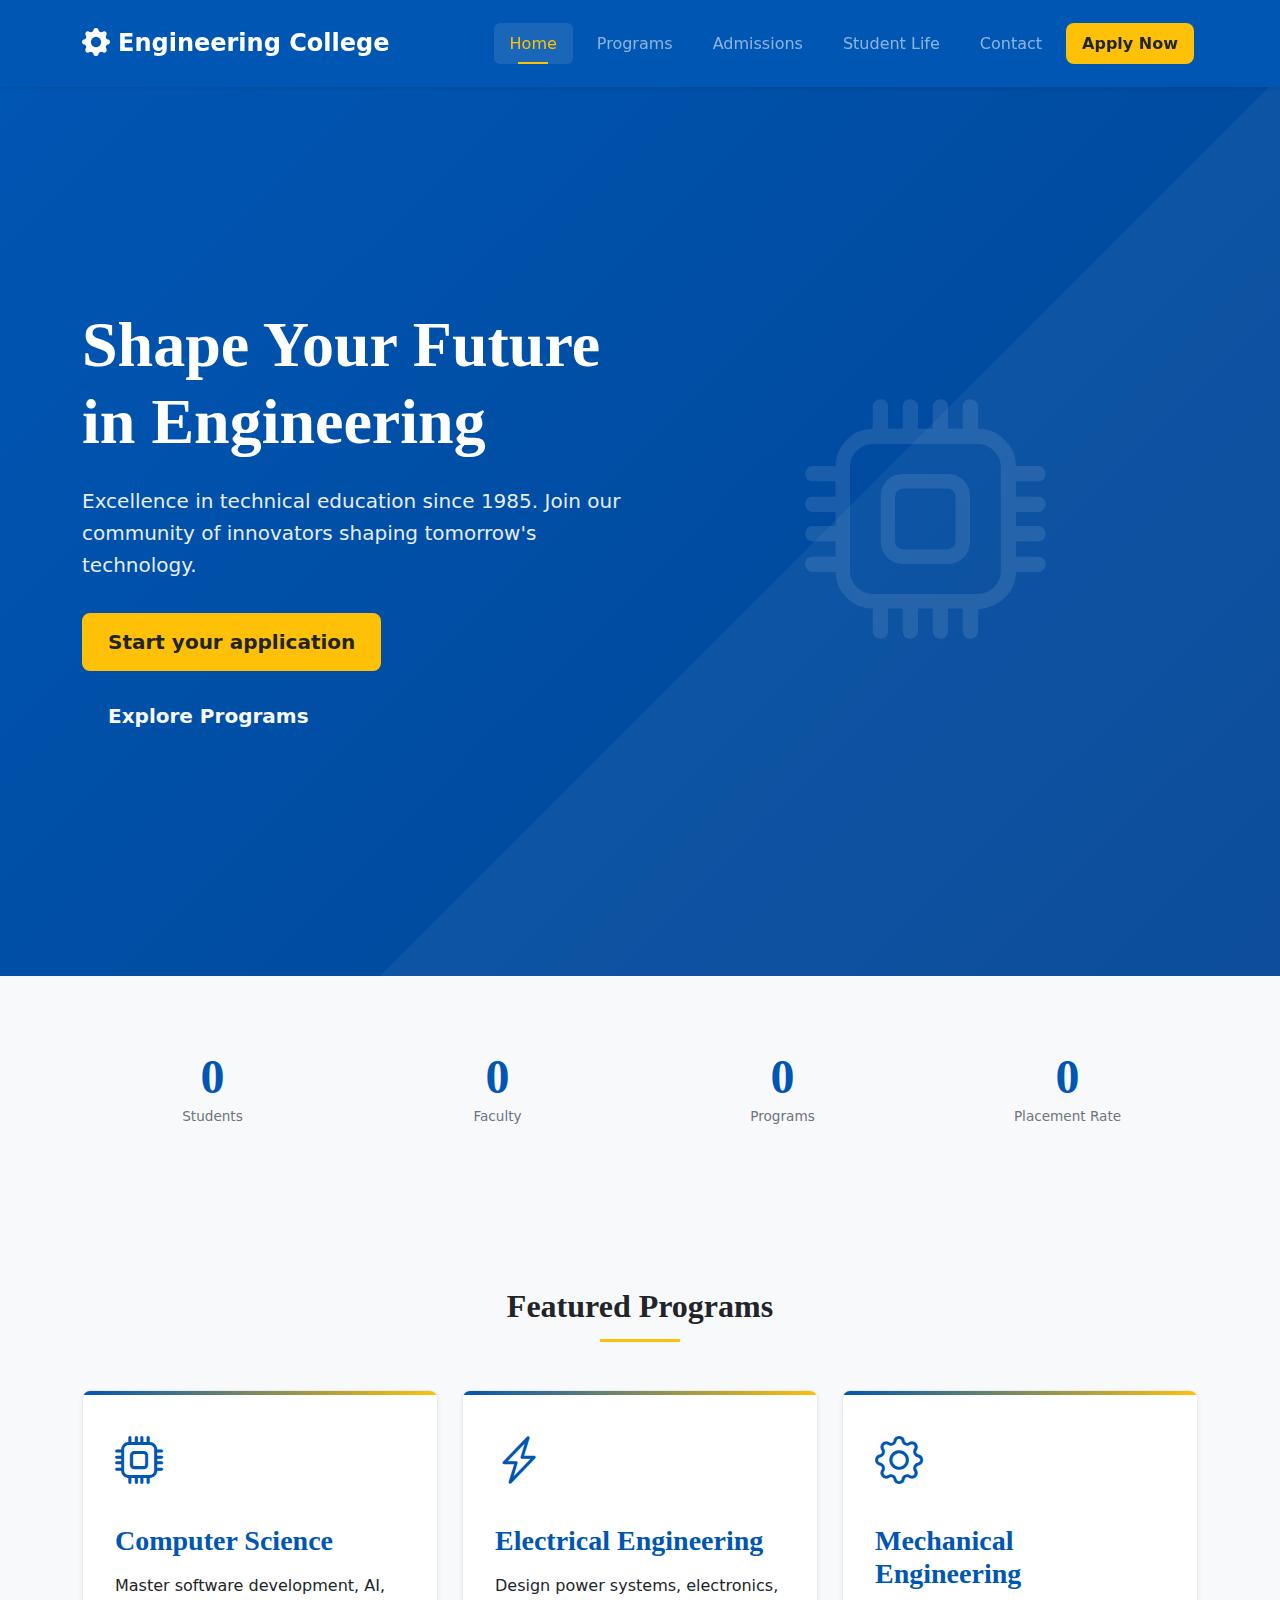
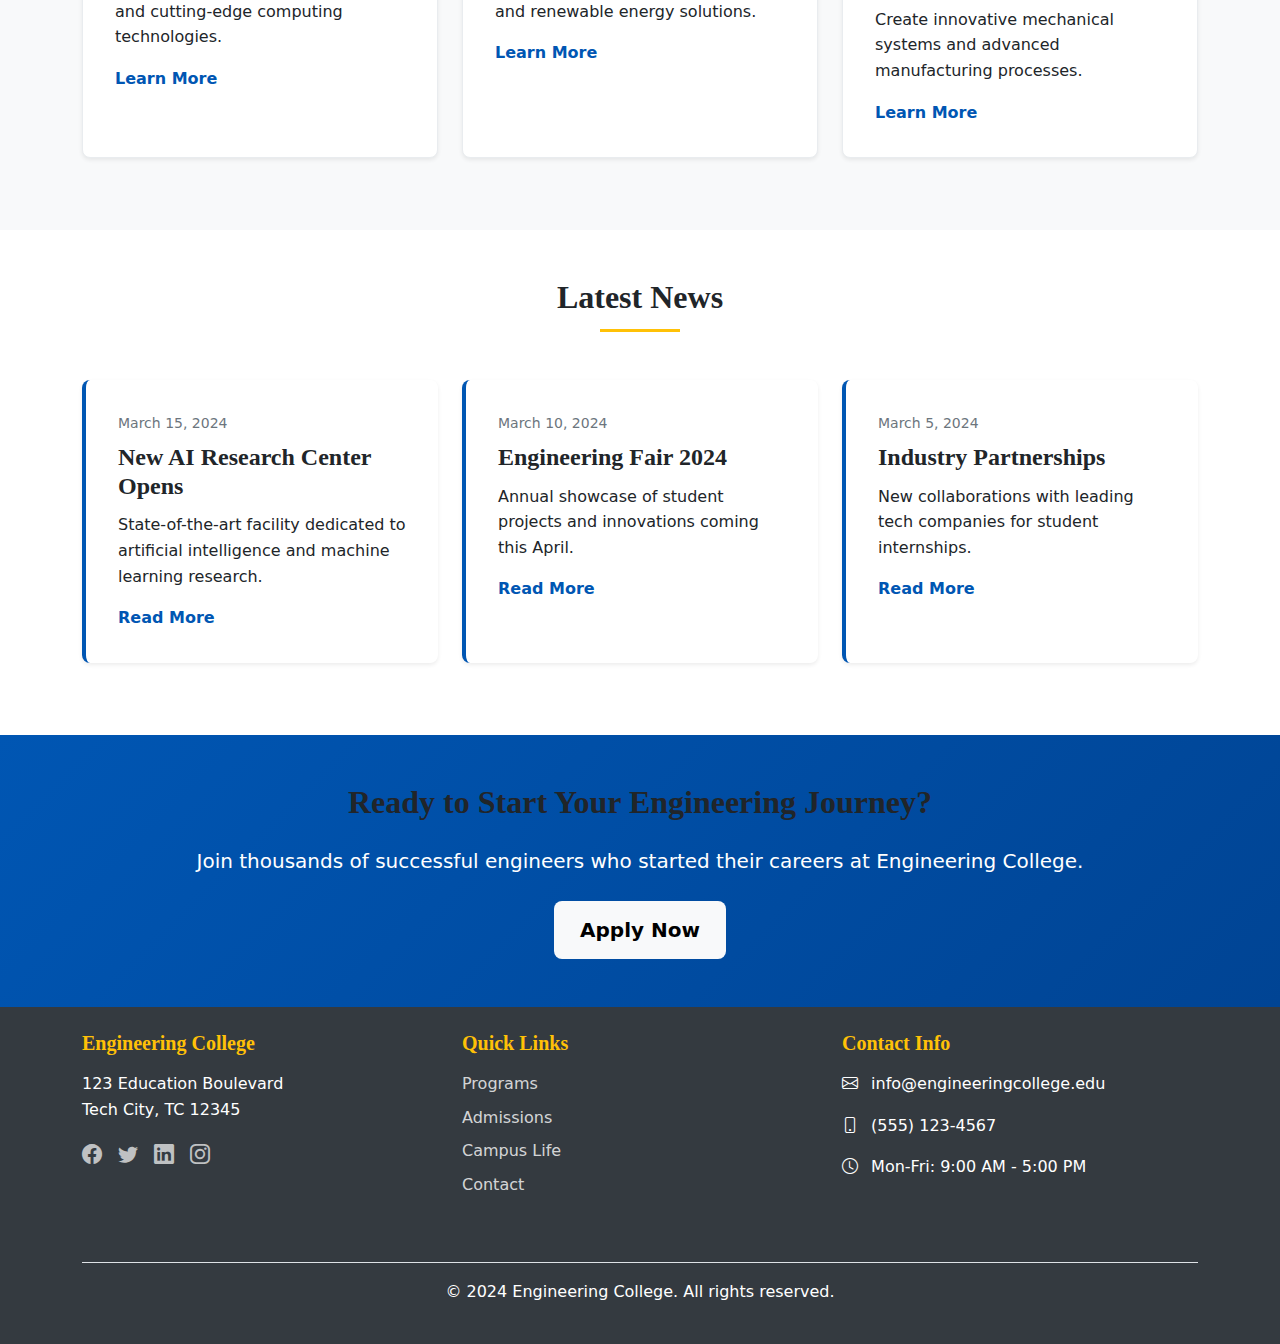
<file: index.html>
<!DOCTYPE html>
<html lang="en">
<head>
    <link rel="icon" type="image/png" href="https://openmoji.org/data/color/png/618x618/1F4D6.png">
    <meta charset="UTF-8">
    <meta name="viewport" content="width=device-width, initial-scale=1.0">
    <title>Engineering College - Excellence in Technical Education</title>
    <meta name="description" content="Engineering College - Premier institution for engineering education since 1985">
    <link href="https://cdn.jsdelivr.net/npm/bootstrap@5.3.0/dist/css/bootstrap.min.css" rel="stylesheet">
    <link href="https://cdn.jsdelivr.net/npm/bootstrap-icons@1.10.0/font/bootstrap-icons.css" rel="stylesheet">
    <link rel="stylesheet" href="css/style.css">
    <link rel="stylesheet" href="css/responsive.css">
</head>
<body>
    <!-- Skip to main content -->
    <a href="#main-content" class="skip-link">Skip to main content</a>

    <!-- Navigation -->
    <nav class="navbar navbar-expand-lg navbar-dark fixed-top">
        <div class="container">
            <a class="navbar-brand" href="index.html">
                <i class="bi bi-gear-fill me-2"></i>
                Engineering College
            </a>
            <button class="navbar-toggler" type="button" data-bs-toggle="collapse" data-bs-target="#navbarNav">
                <span class="navbar-toggler-icon"></span>
            </button>
            <div class="collapse navbar-collapse" id="navbarNav">
                <ul class="navbar-nav ms-auto">
                    <li class="nav-item"><a class="nav-link active" href="index.html">Home</a></li>
                    <li class="nav-item"><a class="nav-link" href="about.html">Programs</a></li>
                    <li class="nav-item"><a class="nav-link" href="admissions.html">Admissions</a></li>
                    <li class="nav-item"><a class="nav-link" href="student-life.html">Student Life</a></li>
                    <li class="nav-item"><a class="nav-link" href="contact.html">Contact</a></li>
                    <li class="nav-item"><a class="nav-link btn-register" href="registration.html">Apply Now</a></li>
                </ul>
            </div>
        </div>
    </nav>

    <!-- Hero Section -->
    <section class="hero">
        <div class="container">
            <div class="row align-items-center min-vh-100">
                <div class="col-lg-6">
                    <h1 class="hero-title">Shape Your Future in Engineering</h1>
                    <p class="hero-subtitle">Excellence in technical education since 1985. Join our community of innovators shaping tomorrow's technology.</p>
                    <div class="hero-actions">
                        <a href="registration.html" class="btn btn-primary btn-lg">Start your application</a>
                        <a href="about.html" class="btn btn-outline-light btn-lg">Explore Programs</a>
                    </div>
                </div>
                <div class="col-lg-6 text-center">
                    <div class="hero-visual">
                        <i class="bi bi-cpu hero-icon"></i>
                    </div>
                </div>
            </div>
        </div>
    </section>

    <!-- Quick Stats -->
    <section class="stats-section py-5">
        <div class="container">
            <div class="row text-center">
                <div class="col-md-3 col-6 mb-4">
                    <div class="stat-item">
                        <h3 class="stat-number" data-count="5000">0</h3>
                        <p class="stat-label">Students</p>
                    </div>
                </div>
                <div class="col-md-3 col-6 mb-4">
                    <div class="stat-item">
                        <h3 class="stat-number" data-count="150">0</h3>
                        <p class="stat-label">Faculty</p>
                    </div>
                </div>
                <div class="col-md-3 col-6 mb-4">
                    <div class="stat-item">
                        <h3 class="stat-number" data-count="25">0</h3>
                        <p class="stat-label">Programs</p>
                    </div>
                </div>
                <div class="col-md-3 col-6 mb-4">
                    <div class="stat-item">
                        <h3 class="stat-number" data-count="95">0</h3>
                        <p class="stat-label">Placement Rate</p>
                    </div>
                </div>
            </div>
        </div>
    </section>

    <!-- Featured Programs -->
    <section class="programs-preview py-5 bg-light">
        <div class="container">
            <h2 class="section-title text-center mb-5">Featured Programs</h2>
            <div class="row">
                <div class="col-md-4 mb-4">
                    <div class="program-card">
                        <div class="program-icon">
                            <i class="bi bi-cpu"></i>
                        </div>
                        <h3>Computer Science</h3>
                        <p>Master software development, AI, and cutting-edge computing technologies.</p>
                        <a href="about.html#computer-science" class="program-link">Learn More</a>
                    </div>
                </div>
                <div class="col-md-4 mb-4">
                    <div class="program-card">
                        <div class="program-icon">
                            <i class="bi bi-lightning-charge"></i>
                        </div>
                        <h3>Electrical Engineering</h3>
                        <p>Design power systems, electronics, and renewable energy solutions.</p>
                        <a href="about.html#electrical" class="program-link">Learn More</a>
                    </div>
                </div>
                <div class="col-md-4 mb-4">
                    <div class="program-card">
                        <div class="program-icon">
                            <i class="bi bi-gear"></i>
                        </div>
                        <h3>Mechanical Engineering</h3>
                        <p>Create innovative mechanical systems and advanced manufacturing processes.</p>
                        <a href="about.html#mechanical" class="program-link">Learn More</a>
                    </div>
                </div>
            </div>
        </div>
    </section>

    <!-- News Section -->
    <section class="news-section py-5">
        <div class="container">
            <h2 class="section-title text-center mb-5">Latest News</h2>
            <div class="row">
                <div class="col-md-4 mb-4">
                    <div class="news-card">
                        <div class="news-date">March 15, 2024</div>
                        <h4>New AI Research Center Opens</h4>
                        <p>State-of-the-art facility dedicated to artificial intelligence and machine learning research.</p>
                        <a href="#" class="news-link">Read More</a>
                    </div>
                </div>
                <div class="col-md-4 mb-4">
                    <div class="news-card">
                        <div class="news-date">March 10, 2024</div>
                        <h4>Engineering Fair 2024</h4>
                        <p>Annual showcase of student projects and innovations coming this April.</p>
                        <a href="#" class="news-link">Read More</a>
                    </div>
                </div>
                <div class="col-md-4 mb-4">
                    <div class="news-card">
                        <div class="news-date">March 5, 2024</div>
                        <h4>Industry Partnerships</h4>
                        <p>New collaborations with leading tech companies for student internships.</p>
                        <a href="#" class="news-link">Read More</a>
                    </div>
                </div>
            </div>
        </div>
    </section>

    <!-- CTA Section -->
    <section class="cta-section py-5 bg-primary text-white">
        <div class="container text-center">
            <h2 class="mb-4">Ready to Start Your Engineering Journey?</h2>
            <p class="lead mb-4">Join thousands of successful engineers who started their careers at Engineering College.</p>
            <a href="registration.html" class="btn btn-light btn-lg">Apply Now</a>
        </div>
    </section>

    <!-- Footer -->
    <footer class="footer py-4">
        <div class="container">
            <div class="row">
                <div class="col-md-4 mb-4">
                    <h5>Engineering College</h5>
                    <p>123 Education Boulevard<br>Tech City, TC 12345</p>
                    <div class="social-links">
                        <a href="#" aria-label="Facebook"><i class="bi bi-facebook"></i></a>
                        <a href="#" aria-label="Twitter"><i class="bi bi-twitter"></i></a>
                        <a href="#" aria-label="LinkedIn"><i class="bi bi-linkedin"></i></a>
                        <a href="#" aria-label="Instagram"><i class="bi bi-instagram"></i></a>
                    </div>
                </div>
                <div class="col-md-4 mb-4">
                    <h5>Quick Links</h5>
                    <ul class="footer-links">
                        <li><a href="about.html">Programs</a></li>
                        <li><a href="admissions.html">Admissions</a></li>
                        <li><a href="student-life.html">Campus Life</a></li>
                        <li><a href="contact.html">Contact</a></li>
                    </ul>
                </div>
                <div class="col-md-4 mb-4">
                    <h5>Contact Info</h5>
                    <p><i class="bi bi-envelope me-2"></i> info@engineeringcollege.edu</p>
                    <p><i class="bi bi-phone me-2"></i> (555) 123-4567</p>
                    <p><i class="bi bi-clock me-2"></i> Mon-Fri: 9:00 AM - 5:00 PM</p>
                </div>
            </div>
            <div class="text-center mt-4 pt-3 border-top">
                <p>&copy; 2024 Engineering College. All rights reserved.</p>
            </div>
        </div>
    </footer>

    <script src="https://cdn.jsdelivr.net/npm/bootstrap@5.3.0/dist/js/bootstrap.bundle.min.js"></script>
    <script src="js/main.js"></script>
</body>
</html>
</file>
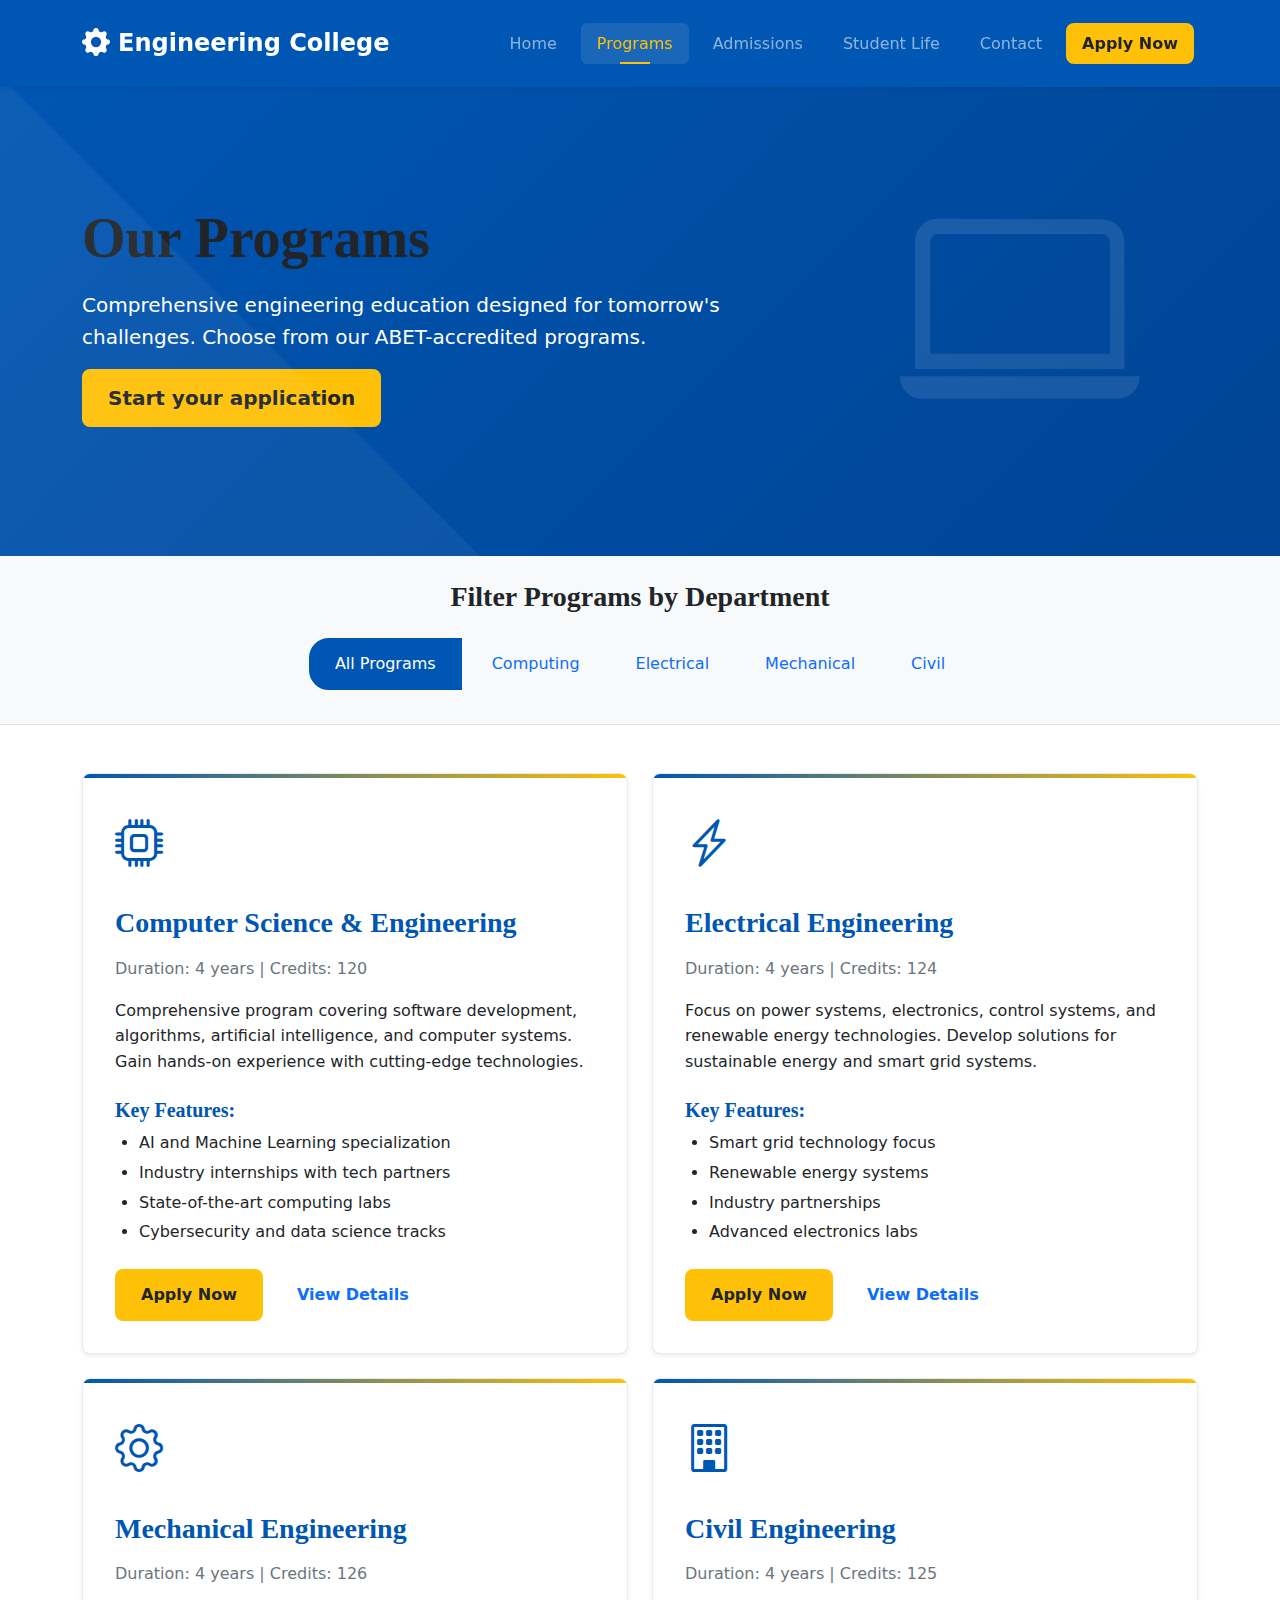
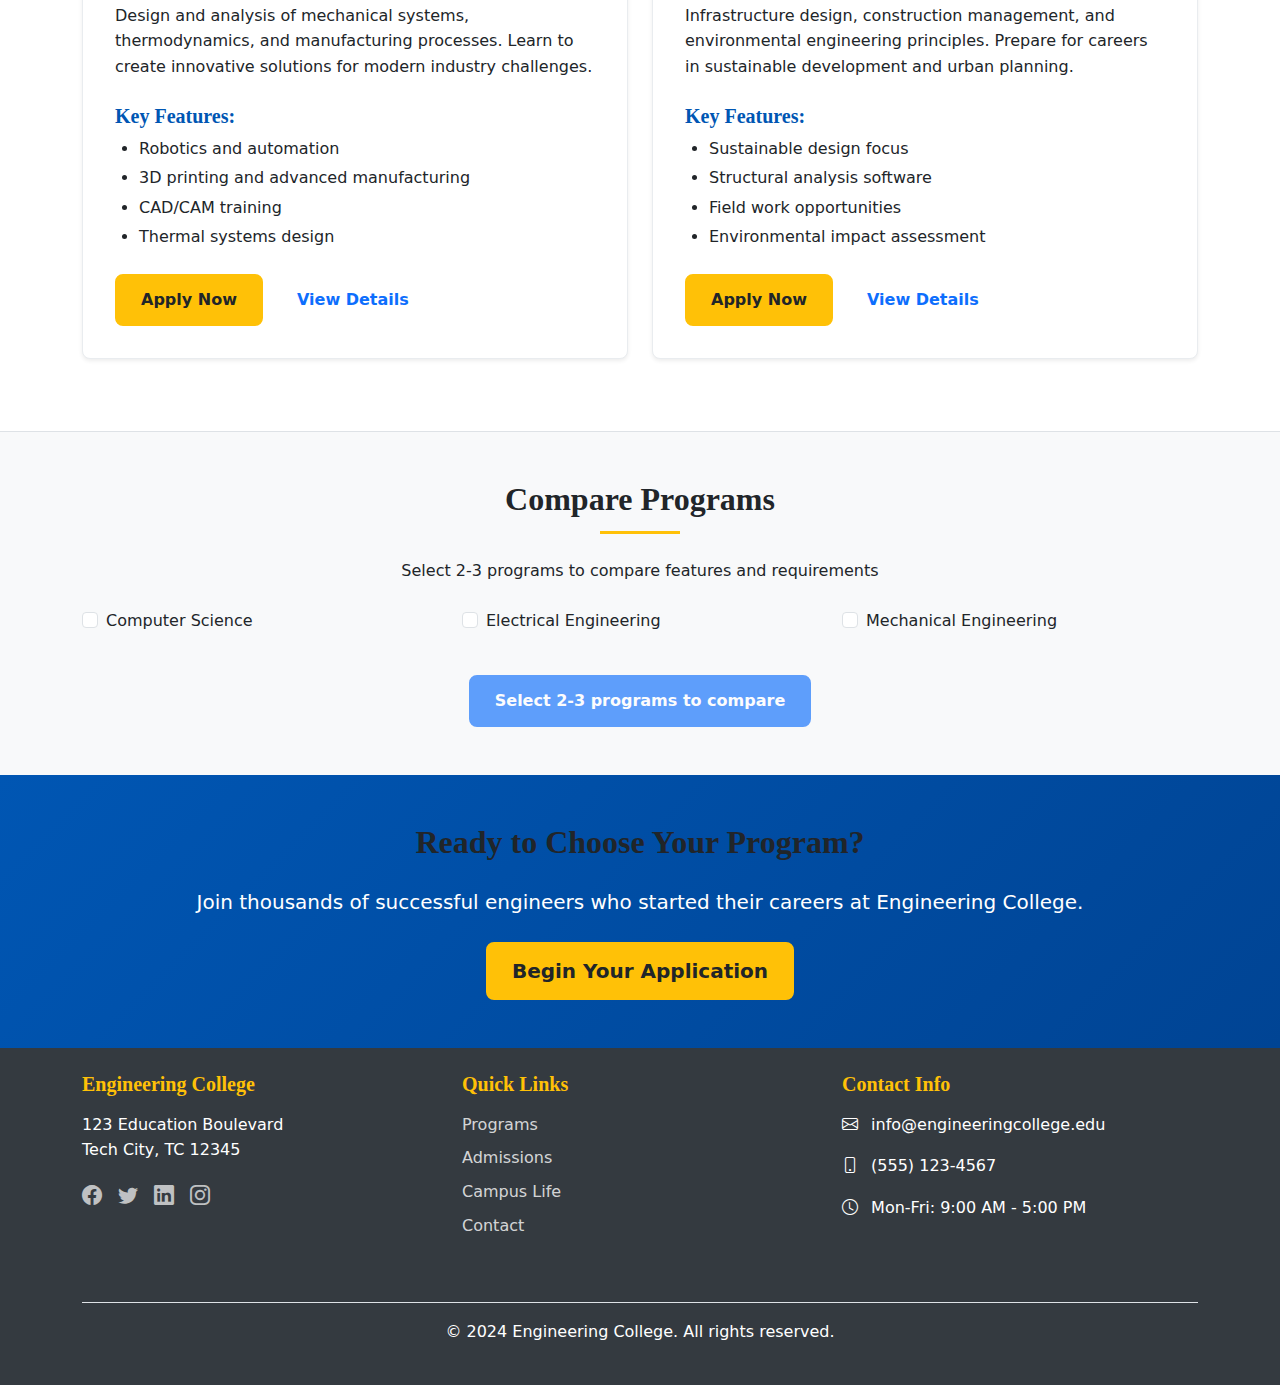
<file: about.html>
<!DOCTYPE html>
<html lang="en">
<head>
    <link rel="icon" type="image/png" href="https://openmoji.org/data/color/png/618x618/1F4D6.png">
    <meta charset="UTF-8">
    <meta name="viewport" content="width=device-width, initial-scale=1.0">
    <title>Programs - Engineering College</title>
    <link href="https://cdn.jsdelivr.net/npm/bootstrap@5.3.0/dist/css/bootstrap.min.css" rel="stylesheet">
    <link href="https://cdn.jsdelivr.net/npm/bootstrap-icons@1.10.0/font/bootstrap-icons.css" rel="stylesheet">
    <link rel="stylesheet" href="css/style.css">
    <link rel="stylesheet" href="css/responsive.css">
</head>
<body>
    <a href="#main-content" class="skip-link">Skip to main content</a>

    <nav class="navbar navbar-expand-lg navbar-dark fixed-top">
        <div class="container">
            <a class="navbar-brand" href="index.html">
                <i class="bi bi-gear-fill me-2"></i>
                Engineering College
            </a>
            <button class="navbar-toggler" type="button" data-bs-toggle="collapse" data-bs-target="#navbarNav">
                <span class="navbar-toggler-icon"></span>
            </button>
            <div class="collapse navbar-collapse" id="navbarNav">
                <ul class="navbar-nav ms-auto">
                    <li class="nav-item"><a class="nav-link" href="index.html">Home</a></li>
                    <li class="nav-item"><a class="nav-link active" href="about.html">Programs</a></li>
                    <li class="nav-item"><a class="nav-link" href="admissions.html">Admissions</a></li>
                    <li class="nav-item"><a class="nav-link" href="student-life.html">Student Life</a></li>
                    <li class="nav-item"><a class="nav-link" href="contact.html">Contact</a></li>
                    <li class="nav-item"><a class="nav-link btn-register" href="registration.html">Apply Now</a></li>
                </ul>
            </div>
        </div>
    </nav>

    <main id="main-content">
        <!-- Page Header -->
        <section class="page-header py-5 bg-primary text-white">
            <div class="container">
                <div class="row align-items-center">
                    <div class="col-lg-8">
                        <h1 class="display-4 fw-bold">Our Programs</h1>
                        <p class="lead">Comprehensive engineering education designed for tomorrow's challenges. Choose from our ABET-accredited programs.</p>
                            <a href="registration.html" class="btn btn-accent btn-lg">Start your application</a>
                    </div>
                    <div class="col-lg-4 text-center">
                        <i class="bi bi-laptop hero-icon"></i>
                    </div>
                </div>
            </div>
        </section>

        <!-- Program Filter -->
        <section class="program-filter py-4 bg-light">
            <div class="container">
                <div class="row justify-content-center">
                    <div class="col-lg-8 text-center">
                        <h3 class="mb-4">Filter Programs by Department</h3>
                        <div class="btn-group flex-wrap" role="group">
                            <button type="button" class="btn btn-outline-primary program-filter-btn active" data-filter="all">All Programs</button>
                            <button type="button" class="btn btn-outline-primary program-filter-btn" data-filter="computing">Computing</button>
                            <button type="button" class="btn btn-outline-primary program-filter-btn" data-filter="electrical">Electrical</button>
                            <button type="button" class="btn btn-outline-primary program-filter-btn" data-filter="mechanical">Mechanical</button>
                            <button type="button" class="btn btn-outline-primary program-filter-btn" data-filter="civil">Civil</button>
                        </div>
                    </div>
                </div>
            </div>
        </section>

        <!-- Programs Grid -->
        <section class="programs-grid py-5">
            <div class="container">
                <div class="row" id="programs-container">
                    <!-- Computer Science -->
                    <div class="col-lg-6 mb-4" data-category="computing">
                        <div class="program-card h-100" id="computer-science">
                            <div class="program-icon">
                                <i class="bi bi-cpu"></i>
                            </div>
                            <h3>Computer Science & Engineering</h3>
                            <p class="program-duration">Duration: 4 years | Credits: 120</p>
                            <p>Comprehensive program covering software development, algorithms, artificial intelligence, and computer systems. Gain hands-on experience with cutting-edge technologies.</p>
                            <div class="program-features">
                                <h5>Key Features:</h5>
                                <ul>
                                    <li>AI and Machine Learning specialization</li>
                                    <li>Industry internships with tech partners</li>
                                    <li>State-of-the-art computing labs</li>
                                    <li>Cybersecurity and data science tracks</li>
                                </ul>
                            </div>
                            <div class="program-actions mt-3">
                                <a href="registration.html" class="btn btn-primary">Apply Now</a>
                                <button class="btn btn-outline-primary" data-bs-toggle="modal" data-bs-target="#csModal">View Details</button>
                            </div>
                        </div>
                    </div>

                    <!-- Electrical Engineering -->
                    <div class="col-lg-6 mb-4" data-category="electrical">
                        <div class="program-card h-100" id="electrical">
                            <div class="program-icon">
                                <i class="bi bi-lightning-charge"></i>
                            </div>
                            <h3>Electrical Engineering</h3>
                            <p class="program-duration">Duration: 4 years | Credits: 124</p>
                            <p>Focus on power systems, electronics, control systems, and renewable energy technologies. Develop solutions for sustainable energy and smart grid systems.</p>
                            <div class="program-features">
                                <h5>Key Features:</h5>
                                <ul>
                                    <li>Smart grid technology focus</li>
                                    <li>Renewable energy systems</li>
                                    <li>Industry partnerships</li>
                                    <li>Advanced electronics labs</li>
                                </ul>
                            </div>
                            <div class="program-actions mt-3">
                                <a href="registration.html" class="btn btn-primary">Apply Now</a>
                                <button class="btn btn-outline-primary" data-bs-toggle="modal" data-bs-target="#eeModal">View Details</button>
                            </div>
                        </div>
                    </div>

                    <!-- Mechanical Engineering -->
                    <div class="col-lg-6 mb-4" data-category="mechanical">
                        <div class="program-card h-100" id="mechanical">
                            <div class="program-icon">
                                <i class="bi bi-gear"></i>
                            </div>
                            <h3>Mechanical Engineering</h3>
                            <p class="program-duration">Duration: 4 years | Credits: 126</p>
                            <p>Design and analysis of mechanical systems, thermodynamics, and manufacturing processes. Learn to create innovative solutions for modern industry challenges.</p>
                            <div class="program-features">
                                <h5>Key Features:</h5>
                                <ul>
                                    <li>Robotics and automation</li>
                                    <li>3D printing and advanced manufacturing</li>
                                    <li>CAD/CAM training</li>
                                    <li>Thermal systems design</li>
                                </ul>
                            </div>
                            <div class="program-actions mt-3">
                                <a href="registration.html" class="btn btn-primary">Apply Now</a>
                                <button class="btn btn-outline-primary" data-bs-toggle="modal" data-bs-target="#meModal">View Details</button>
                            </div>
                        </div>
                    </div>

                    <!-- Civil Engineering -->
                    <div class="col-lg-6 mb-4" data-category="civil">
                        <div class="program-card h-100" id="civil">
                            <div class="program-icon">
                                <i class="bi bi-building"></i>
                            </div>
                            <h3>Civil Engineering</h3>
                            <p class="program-duration">Duration: 4 years | Credits: 125</p>
                            <p>Infrastructure design, construction management, and environmental engineering principles. Prepare for careers in sustainable development and urban planning.</p>
                            <div class="program-features">
                                <h5>Key Features:</h5>
                                <ul>
                                    <li>Sustainable design focus</li>
                                    <li>Structural analysis software</li>
                                    <li>Field work opportunities</li>
                                    <li>Environmental impact assessment</li>
                                </ul>
                            </div>
                            <div class="program-actions mt-3">
                                <a href="registration.html" class="btn btn-primary">Apply Now</a>
                                <button class="btn btn-outline-primary" data-bs-toggle="modal" data-bs-target="#ceModal">View Details</button>
                            </div>
                        </div>
                    </div>
                </div>
            </div>
        </section>

        <!-- Program Comparison -->
        <section class="program-comparison py-5 bg-light">
            <div class="container">
                <h2 class="section-title text-center mb-4">Compare Programs</h2>
                <p class="text-center mb-4">Select 2-3 programs to compare features and requirements</p>
                
                <div class="row">
                    <div class="col-md-4 mb-3">
                        <div class="form-check">
                            <input class="form-check-input compare-checkbox" type="checkbox" data-program-id="cs" id="compareCs">
                            <label class="form-check-label" for="compareCs">Computer Science</label>
                        </div>
                    </div>
                    <div class="col-md-4 mb-3">
                        <div class="form-check">
                            <input class="form-check-input compare-checkbox" type="checkbox" data-program-id="ee" id="compareEe">
                            <label class="form-check-label" for="compareEe">Electrical Engineering</label>
                        </div>
                    </div>
                    <div class="col-md-4 mb-3">
                        <div class="form-check">
                            <input class="form-check-input compare-checkbox" type="checkbox" data-program-id="me" id="compareMe">
                            <label class="form-check-label" for="compareMe">Mechanical Engineering</label>
                        </div>
                    </div>
                </div>
                
                <div class="text-center mt-4">
                    <button class="btn btn-primary compare-programs-btn" disabled>Select 2-3 programs to compare</button>
                </div>
                
                <div class="program-comparison-results mt-4"></div>
            </div>
        </section>

        <!-- CTA Section -->
        <section class="cta-section py-5 bg-primary text-white text-center">
            <div class="container">
                <h2 class="mb-4">Ready to Choose Your Program?</h2>
                <p class="lead mb-4">Join thousands of successful engineers who started their careers at Engineering College.</p>
                <a href="registration.html" class="btn btn-accent btn-lg">Begin Your Application</a>
            </div>
        </section>
    </main>

    <!-- Program Modals -->
    <div class="modal fade" id="csModal" tabindex="-1">
        <div class="modal-dialog modal-lg">
            <div class="modal-content">
                <div class="modal-header">
                    <h5 class="modal-title">Computer Science & Engineering Details</h5>
                    <button type="button" class="btn-close" data-bs-dismiss="modal"></button>
                </div>
                <div class="modal-body">
                    <div class="program-details-grid">
                        <div class="detail-card">
                            <h6>Career Opportunities</h6>
                            <p>Software Developer, Data Scientist, AI Engineer, Systems Analyst, Cybersecurity Specialist, Full-Stack Developer, DevOps Engineer, Mobile App Developer</p>
                        </div>
                        <div class="detail-card">
                            <h6>Program Stats</h6>
                            <div class="program-stats">
                                <div class="stat-item">
                                    <div class="stat-value">94%</div>
                                    <div class="stat-label">Placement Rate</div>
                                </div>
                                <div class="stat-item">
                                    <div class="stat-value">$85K</div>
                                    <div class="stat-label">Avg. Starting Salary</div>
                                </div>
                                <div class="stat-item">
                                    <div class="stat-value">12:1</div>
                                    <div class="stat-label">Student-Faculty Ratio</div>
                                </div>
                            </div>
                        </div>
                    </div>
                    
                    <h6 class="mt-4">Sample Courses</h6>
                    <table class="curriculum-table">
                        <thead>
                            <tr>
                                <th>Year</th>
                                <th>Core Courses</th>
                                <th>Electives</th>
                            </tr>
                        </thead>
                        <tbody>
                            <tr>
                                <td>1</td>
                                <td>Programming Fundamentals, Discrete Mathematics</td>
                                <td>Introduction to Web Development</td>
                            </tr>
                            <tr>
                                <td>2</td>
                                <td>Data Structures, Computer Architecture</td>
                                <td>Mobile App Development</td>
                            </tr>
                            <tr>
                                <td>3</td>
                                <td>Algorithms, Database Systems</td>
                                <td>Machine Learning, Cybersecurity</td>
                            </tr>
                            <tr>
                                <td>4</td>
                                <td>Software Engineering, Capstone Project</td>
                                <td>Cloud Computing, AI Applications</td>
                            </tr>
                        </tbody>
                    </table>
                    
                    <h6 class="mt-4">Research Areas</h6>
                    <div class="research-areas">
                        <span class="research-tag">Artificial Intelligence</span>
                        <span class="research-tag">Machine Learning</span>
                        <span class="research-tag">Cybersecurity</span>
                        <span class="research-tag">Data Science</span>
                        <span class="research-tag">Computer Vision</span>
                        <span class="research-tag">Natural Language Processing</span>
                        <span class="research-tag">Distributed Systems</span>
                        <span class="research-tag">Human-Computer Interaction</span>
                    </div>
                    
                    <h6 class="mt-4">Faculty Highlights</h6>
                    <ul class="faculty-list">
                        <li>
                            <span class="faculty-name">Dr. Sarah Johnson</span>
                            <span class="faculty-expertise">AI & Machine Learning</span>
                        </li>
                        <li>
                            <span class="faculty-name">Dr. Michael Chen</span>
                            <span class="faculty-expertise">Cybersecurity & Networks</span>
                        </li>
                        <li>
                            <span class="faculty-name">Dr. Emily Rodriguez</span>
                            <span class="faculty-expertise">Data Science & Visualization</span>
                        </li>
                    </ul>
                    
                    <h6 class="mt-4">Lab Facilities</h6>
                    <div class="lab-equipment">
                        <span class="equipment-tag">High-Performance Computing Cluster</span>
                        <span class="equipment-tag">VR/AR Development Lab</span>
                        <span class="equipment-tag">Cybersecurity Lab</span>
                        <span class="equipment-tag">Robotics & IoT Lab</span>
                        <span class="equipment-tag">Data Analytics Center</span>
                    </div>
                </div>
            </div>
        </div>
    </div>

    <div class="modal fade" id="eeModal" tabindex="-1">
        <div class="modal-dialog modal-lg">
            <div class="modal-content">
                <div class="modal-header">
                    <h5 class="modal-title">Electrical Engineering Details</h5>
                    <button type="button" class="btn-close" data-bs-dismiss="modal"></button>
                </div>
                <div class="modal-body">
                    <div class="program-details-grid">
                        <div class="detail-card">
                            <h6>Career Opportunities</h6>
                            <p>Power Systems Engineer, Electronics Designer, Control Systems Engineer, Renewable Energy Specialist, Telecommunications Engineer, Embedded Systems Developer</p>
                        </div>
                        <div class="detail-card">
                            <h6>Program Stats</h6>
                            <div class="program-stats">
                                <div class="stat-item">
                                    <div class="stat-value">92%</div>
                                    <div class="stat-label">Placement Rate</div>
                                </div>
                                <div class="stat-item">
                                    <div class="stat-value">$78K</div>
                                    <div class="stat-label">Avg. Starting Salary</div>
                                </div>
                                <div class="stat-item">
                                    <div class="stat-value">10:1</div>
                                    <div class="stat-label">Student-Faculty Ratio</div>
                                </div>
                            </div>
                        </div>
                    </div>
                    
                    <h6 class="mt-4">Sample Courses</h6>
                    <table class="curriculum-table">
                        <thead>
                            <tr>
                                <th>Year</th>
                                <th>Core Courses</th>
                                <th>Electives</th>
                            </tr>
                        </thead>
                        <tbody>
                            <tr>
                                <td>1</td>
                                <td>Circuit Analysis, Engineering Mathematics</td>
                                <td>Introduction to Renewable Energy</td>
                            </tr>
                            <tr>
                                <td>2</td>
                                <td>Electronics, Electromagnetics</td>
                                <td>Digital Systems Design</td>
                            </tr>
                            <tr>
                                <td>3</td>
                                <td>Power Systems, Control Systems</td>
                                <td>Smart Grid Technology, Electric Vehicles</td>
                            </tr>
                            <tr>
                                <td>4</td>
                                <td>Power Electronics, Capstone Project</td>
                                <td>Renewable Energy Systems, IoT Applications</td>
                            </tr>
                        </tbody>
                    </table>
                    
                    <h6 class="mt-4">Research Areas</h6>
                    <div class="research-areas">
                        <span class="research-tag">Renewable Energy Systems</span>
                        <span class="research-tag">Smart Grid Technology</span>
                        <span class="research-tag">Power Electronics</span>
                        <span class="research-tag">Control Systems</span>
                        <span class="research-tag">Embedded Systems</span>
                        <span class="research-tag">Electric Vehicles</span>
                        <span class="research-tag">IoT Applications</span>
                        <span class="research-tag">Wireless Power Transfer</span>
                    </div>
                    
                    <h6 class="mt-4">Faculty Highlights</h6>
                    <ul class="faculty-list">
                        <li>
                            <span class="faculty-name">Dr. Robert Williams</span>
                            <span class="faculty-expertise">Power Systems & Smart Grids</span>
                        </li>
                        <li>
                            <span class="faculty-name">Dr. Lisa Thompson</span>
                            <span class="faculty-expertise">Renewable Energy</span>
                        </li>
                        <li>
                            <span class="faculty-name">Dr. James Wilson</span>
                            <span class="faculty-expertise">Electronics & Embedded Systems</span>
                        </li>
                    </ul>
                    
                    <h6 class="mt-4">Lab Facilities</h6>
                    <div class="lab-equipment">
                        <span class="equipment-tag">Smart Grid Simulation Lab</span>
                        <span class="equipment-tag">Power Electronics Lab</span>
                        <span class="equipment-tag">Renewable Energy Lab</span>
                        <span class="equipment-tag">Electronics Design Center</span>
                        <span class="equipment-tag">Control Systems Lab</span>
                    </div>
                </div>
            </div>
        </div>
    </div>

    <div class="modal fade" id="meModal" tabindex="-1">
        <div class="modal-dialog modal-lg">
            <div class="modal-content">
                <div class="modal-header">
                    <h5 class="modal-title">Mechanical Engineering Details</h5>
                    <button type="button" class="btn-close" data-bs-dismiss="modal"></button>
                </div>
                <div class="modal-body">
                    <div class="program-details-grid">
                        <div class="detail-card">
                            <h6>Career Opportunities</h6>
                            <p>Mechanical Design Engineer, Robotics Engineer, Automotive Engineer, Manufacturing Engineer, Thermal Systems Engineer, Aerospace Engineer, Product Development Engineer</p>
                        </div>
                        <div class="detail-card">
                            <h6>Program Stats</h6>
                            <div class="program-stats">
                                <div class="stat-item">
                                    <div class="stat-value">91%</div>
                                    <div class="stat-label">Placement Rate</div>
                                </div>
                                <div class="stat-item">
                                    <div class="stat-value">$76K</div>
                                    <div class="stat-label">Avg. Starting Salary</div>
                                </div>
                                <div class="stat-item">
                                    <div class="stat-value">11:1</div>
                                    <div class="stat-label">Student-Faculty Ratio</div>
                                </div>
                            </div>
                        </div>
                    </div>
                    
                    <h6 class="mt-4">Sample Courses</h6>
                    <table class="curriculum-table">
                        <thead>
                            <tr>
                                <th>Year</th>
                                <th>Core Courses</th>
                                <th>Electives</th>
                            </tr>
                        </thead>
                        <tbody>
                            <tr>
                                <td>1</td>
                                <td>Engineering Mechanics, Materials Science</td>
                                <td>Introduction to Robotics</td>
                            </tr>
                            <tr>
                                <td>2</td>
                                <td>Thermodynamics, Fluid Mechanics</td>
                                <td>CAD/CAM Fundamentals</td>
                            </tr>
                            <tr>
                                <td>3</td>
                                <td>Machine Design, Heat Transfer</td>
                                <td>Advanced Manufacturing, Automotive Systems</td>
                            </tr>
                            <tr>
                                <td>4</td>
                                <td>Control Systems, Capstone Project</td>
                                <td>Robotics & Automation, Sustainable Design</td>
                            </tr>
                        </tbody>
                    </table>
                    
                    <h6 class="mt-4">Research Areas</h6>
                    <div class="research-areas">
                        <span class="research-tag">Robotics & Automation</span>
                        <span class="research-tag">Advanced Manufacturing</span>
                        <span class="research-tag">Thermal Systems</span>
                        <span class="research-tag">Biomechanics</span>
                        <span class="research-tag">Sustainable Design</span>
                        <span class="research-tag">Composite Materials</span>
                        <span class="research-tag">Energy Systems</span>
                        <span class="research-tag">Mechatronics</span>
                    </div>
                    
                    <h6 class="mt-4">Faculty Highlights</h6>
                    <ul class="faculty-list">
                        <li>
                            <span class="faculty-name">Dr. David Martinez</span>
                            <span class="faculty-expertise">Robotics & Automation</span>
                        </li>
                        <li>
                            <span class="faculty-name">Dr. Jennifer Lee</span>
                            <span class="faculty-expertise">Advanced Materials</span>
                        </li>
                        <li>
                            <span class="faculty-name">Dr. Kevin Brown</span>
                            <span class="faculty-expertise">Thermal Systems & Energy</span>
                        </li>
                    </ul>
                    
                    <h6 class="mt-4">Lab Facilities</h6>
                    <div class="lab-equipment">
                        <span class="equipment-tag">Robotics & Automation Lab</span>
                        <span class="equipment-tag">3D Printing Center</span>
                        <span class="equipment-tag">Materials Testing Lab</span>
                        <span class="equipment-tag">Thermal Systems Lab</span>
                        <span class="equipment-tag">Fluid Mechanics Lab</span>
                    </div>
                </div>
            </div>
        </div>
    </div>

    <div class="modal fade" id="ceModal" tabindex="-1">
        <div class="modal-dialog modal-lg">
            <div class="modal-content">
                <div class="modal-header">
                    <h5 class="modal-title">Civil Engineering Details</h5>
                    <button type="button" class="btn-close" data-bs-dismiss="modal"></button>
                </div>
                <div class="modal-body">
                    <div class="program-details-grid">
                        <div class="detail-card">
                            <h6>Career Opportunities</h6>
                            <p>Structural Engineer, Transportation Engineer, Geotechnical Engineer, Environmental Engineer, Construction Manager, Urban Planner, Water Resources Engineer, Project Manager</p>
                        </div>
                        <div class="detail-card">
                            <h6>Program Stats</h6>
                            <div class="program-stats">
                                <div class="stat-item">
                                    <div class="stat-value">93%</div>
                                    <div class="stat-label">Placement Rate</div>
                                </div>
                                <div class="stat-item">
                                    <div class="stat-value">$72K</div>
                                    <div class="stat-label">Avg. Starting Salary</div>
                                </div>
                                <div class="stat-item">
                                    <div class="stat-value">12:1</div>
                                    <div class="stat-label">Student-Faculty Ratio</div>
                                </div>
                            </div>
                        </div>
                    </div>
                    
                    <h6 class="mt-4">Sample Courses</h6>
                    <table class="curriculum-table">
                        <thead>
                            <tr>
                                <th>Year</th>
                                <th>Core Courses</th>
                                <th>Electives</th>
                            </tr>
                        </thead>
                        <tbody>
                            <tr>
                                <td>1</td>
                                <td>Engineering Mechanics, Introduction to CAD</td>
                                <td>Introduction to Sustainable Design</td>
                            </tr>
                            <tr>
                                <td>2</td>
                                <td>Structural Analysis, Fluid Mechanics</td>
                                <td>Geographic Information Systems</td>
                            </tr>
                            <tr>
                                <td>3</td>
                                <td>Geotechnical Engineering, Transportation</td>
                                <td>Environmental Engineering, Urban Planning</td>
                            </tr>
                            <tr>
                                <td>4</td>
                                <td>Construction Management, Capstone Project</td>
                                <td>Advanced Structural Design, Water Resources</td>
                            </tr>
                        </tbody>
                    </table>
                    
                    <h6 class="mt-4">Research Areas</h6>
                    <div class="research-areas">
                        <span class="research-tag">Sustainable Infrastructure</span>
                        <span class="research-tag">Structural Health Monitoring</span>
                        <span class="research-tag">Geotechnical Engineering</span>
                        <span class="research-tag">Water Resources Management</span>
                        <span class="research-tag">Transportation Systems</span>
                        <span class="research-tag">Construction Materials</span>
                        <span class="research-tag">Environmental Engineering</span>
                        <span class="research-tag">Urban Resilience</span>
                    </div>
                    
                    <h6 class="mt-4">Faculty Highlights</h6>
                    <ul class="faculty-list">
                        <li>
                            <span class="faculty-name">Dr. Patricia Garcia</span>
                            <span class="faculty-expertise">Structural Engineering</span>
                        </li>
                        <li>
                            <span class="faculty-name">Dr. Richard Davis</span>
                            <span class="faculty-expertise">Geotechnical Engineering</span>
                        </li>
                        <li>
                            <span class="faculty-name">Dr. Amanda White</span>
                            <span class="faculty-expertise">Environmental Engineering</span>
                        </li>
                    </ul>
                    
                    <h6 class="mt-4">Lab Facilities</h6>
                    <div class="lab-equipment">
                        <span class="equipment-tag">Structures & Materials Lab</span>
                        <span class="equipment-tag">Geotechnical Engineering Lab</span>
                        <span class="equipment-tag">Environmental Engineering Lab</span>
                        <span class="equipment-tag">Hydraulics & Water Resources Lab</span>
                        <span class="equipment-tag">Transportation Systems Lab</span>
                    </div>
                </div>
            </div>
        </div>
    </div>

    <!-- Footer -->
    <footer class="footer py-4">
        <div class="container">
            <div class="row">
                <div class="col-md-4 mb-4">
                    <h5>Engineering College</h5>
                    <p>123 Education Boulevard<br>Tech City, TC 12345</p>
                    <div class="social-links">
                        <a href="#" aria-label="Facebook"><i class="bi bi-facebook"></i></a>
                        <a href="#" aria-label="Twitter"><i class="bi bi-twitter"></i></a>
                        <a href="#" aria-label="LinkedIn"><i class="bi bi-linkedin"></i></a>
                        <a href="#" aria-label="Instagram"><i class="bi bi-instagram"></i></a>
                    </div>
                </div>
                <div class="col-md-4 mb-4">
                    <h5>Quick Links</h5>
                    <ul class="footer-links">
                        <li><a href="about.html">Programs</a></li>
                        <li><a href="admissions.html">Admissions</a></li>
                        <li><a href="student-life.html">Campus Life</a></li>
                        <li><a href="contact.html">Contact</a></li>
                    </ul>
                </div>
                <div class="col-md-4 mb-4">
                    <h5>Contact Info</h5>
                    <p><i class="bi bi-envelope me-2"></i> info@engineeringcollege.edu</p>
                    <p><i class="bi bi-phone me-2"></i> (555) 123-4567</p>
                    <p><i class="bi bi-clock me-2"></i> Mon-Fri: 9:00 AM - 5:00 PM</p>
                </div>
            </div>
            <div class="text-center mt-4 pt-3 border-top">
                <p>&copy; 2024 Engineering College. All rights reserved.</p>
            </div>
        </div>
    </footer>

    <script src="https://cdn.jsdelivr.net/npm/bootstrap@5.3.0/dist/js/bootstrap.bundle.min.js"></script>
    <script src="js/main.js"></script>
    <script src="js/interactive.js"></script>
</body>
</html>
</file>
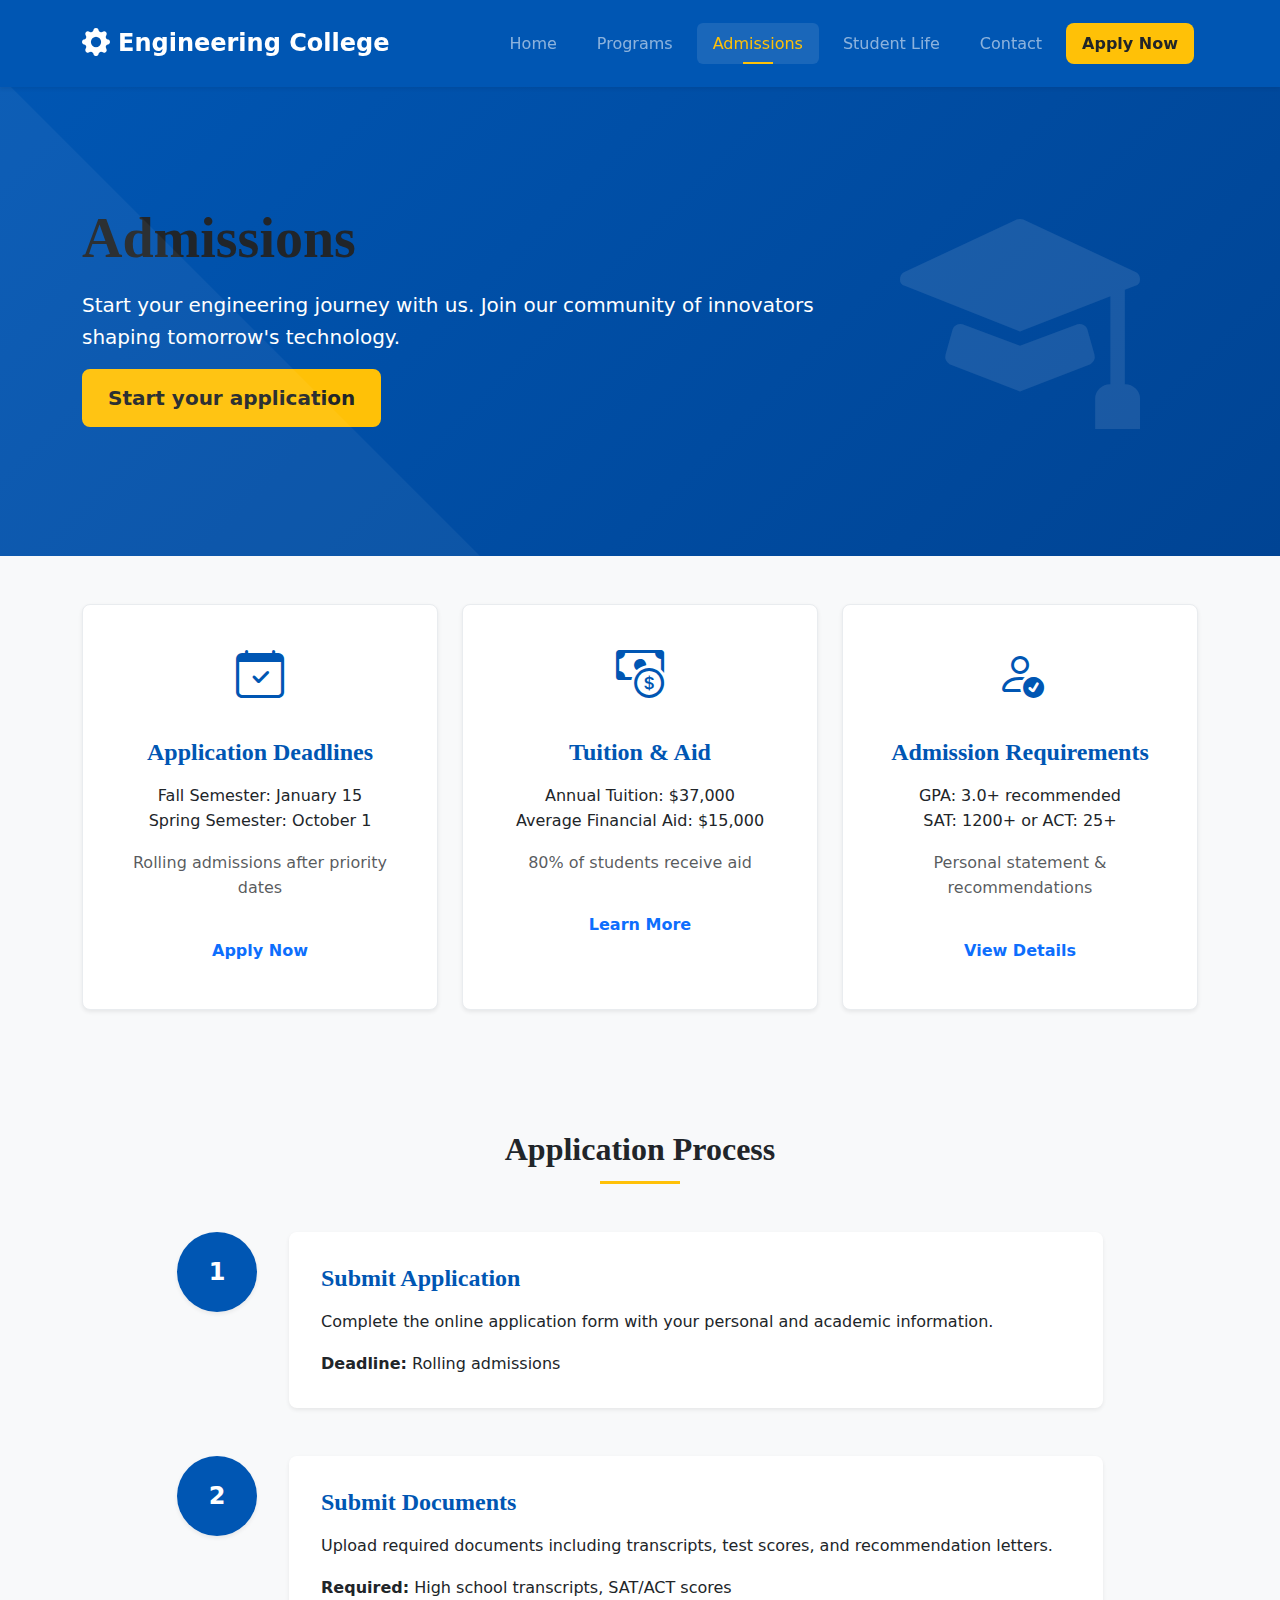
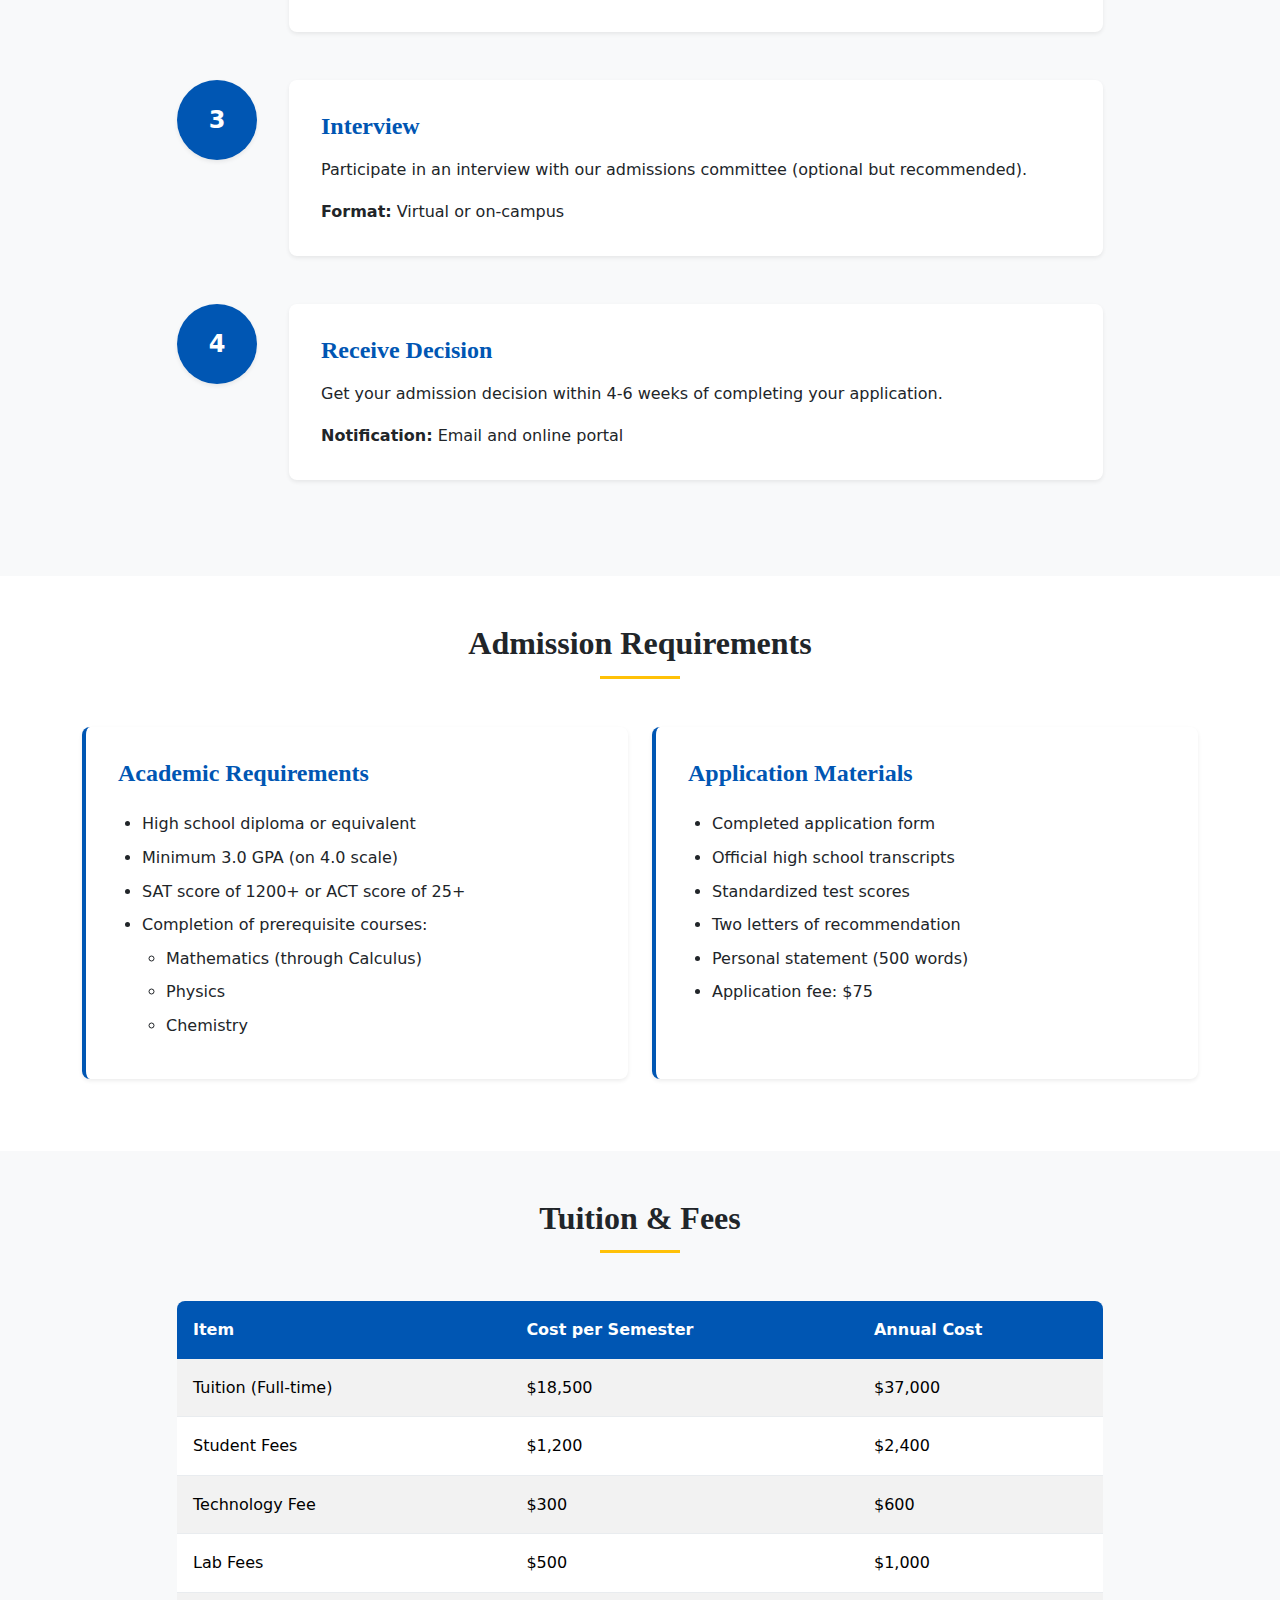
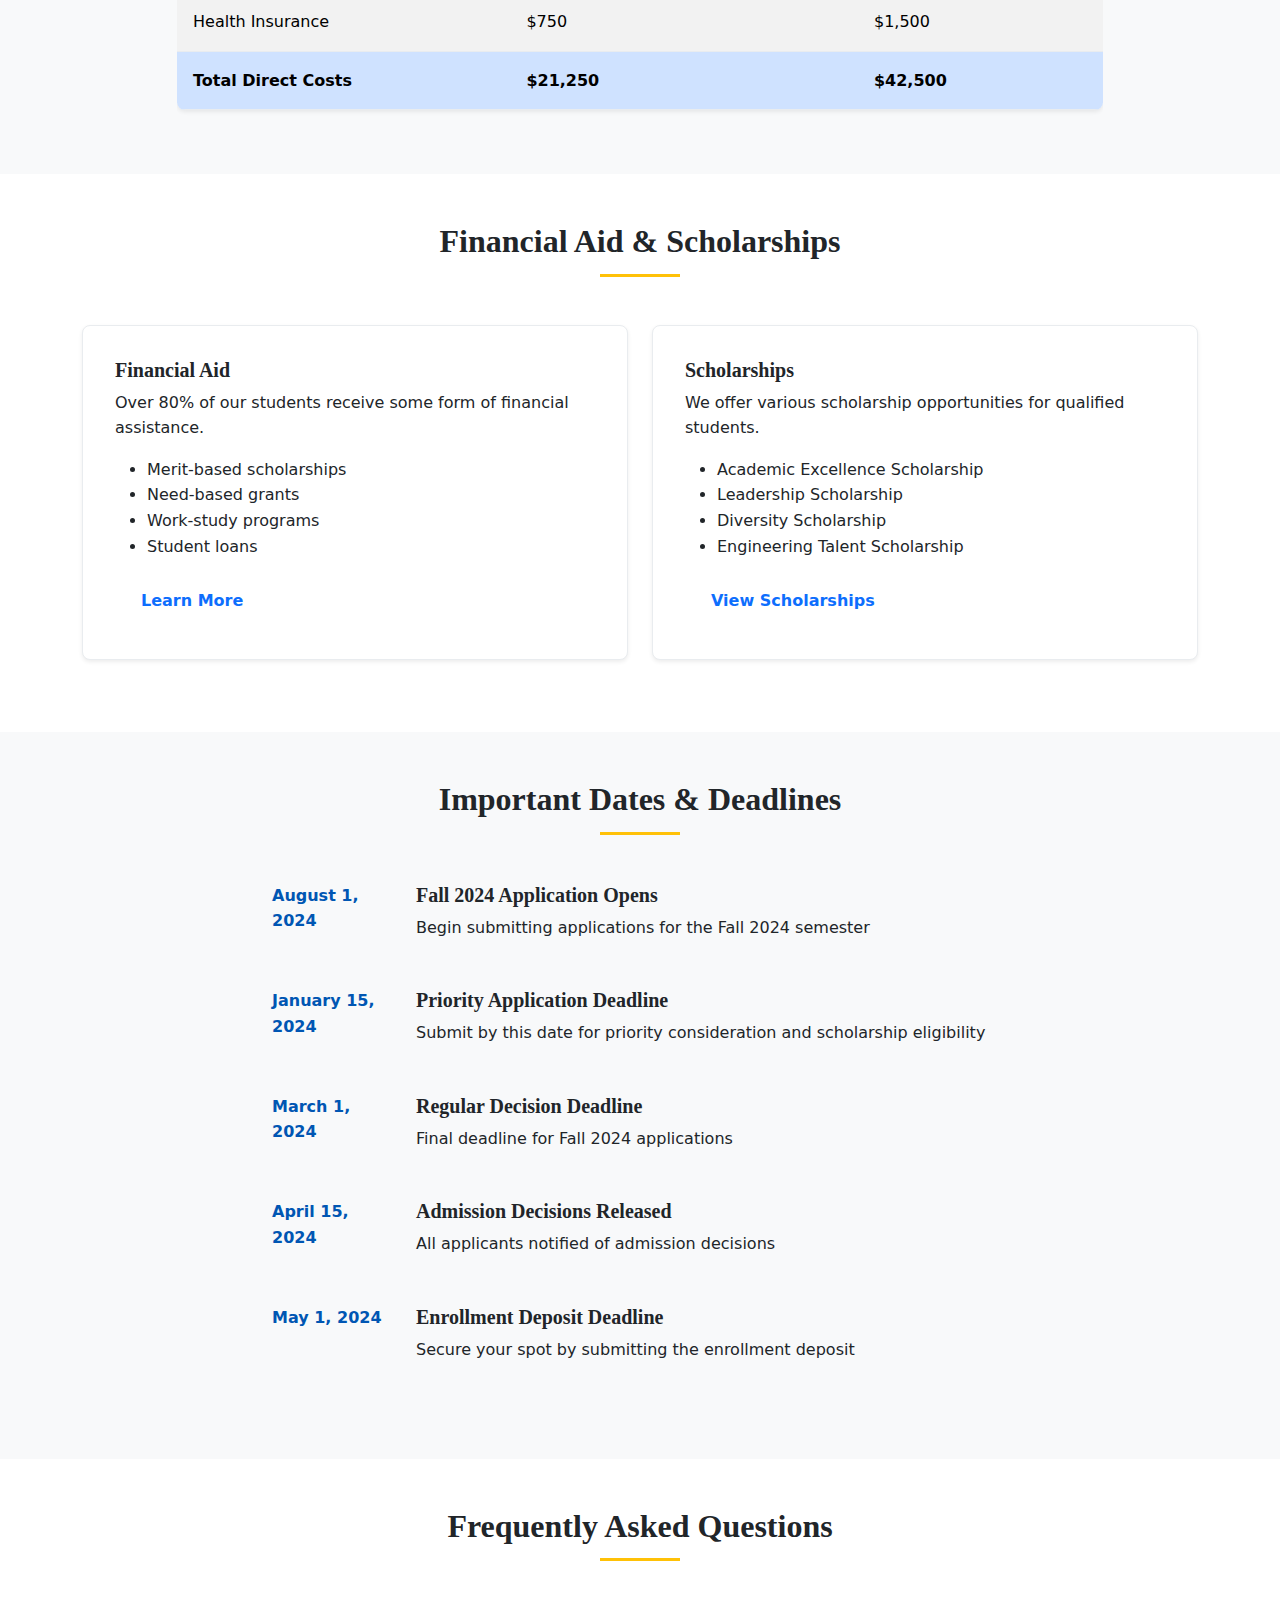
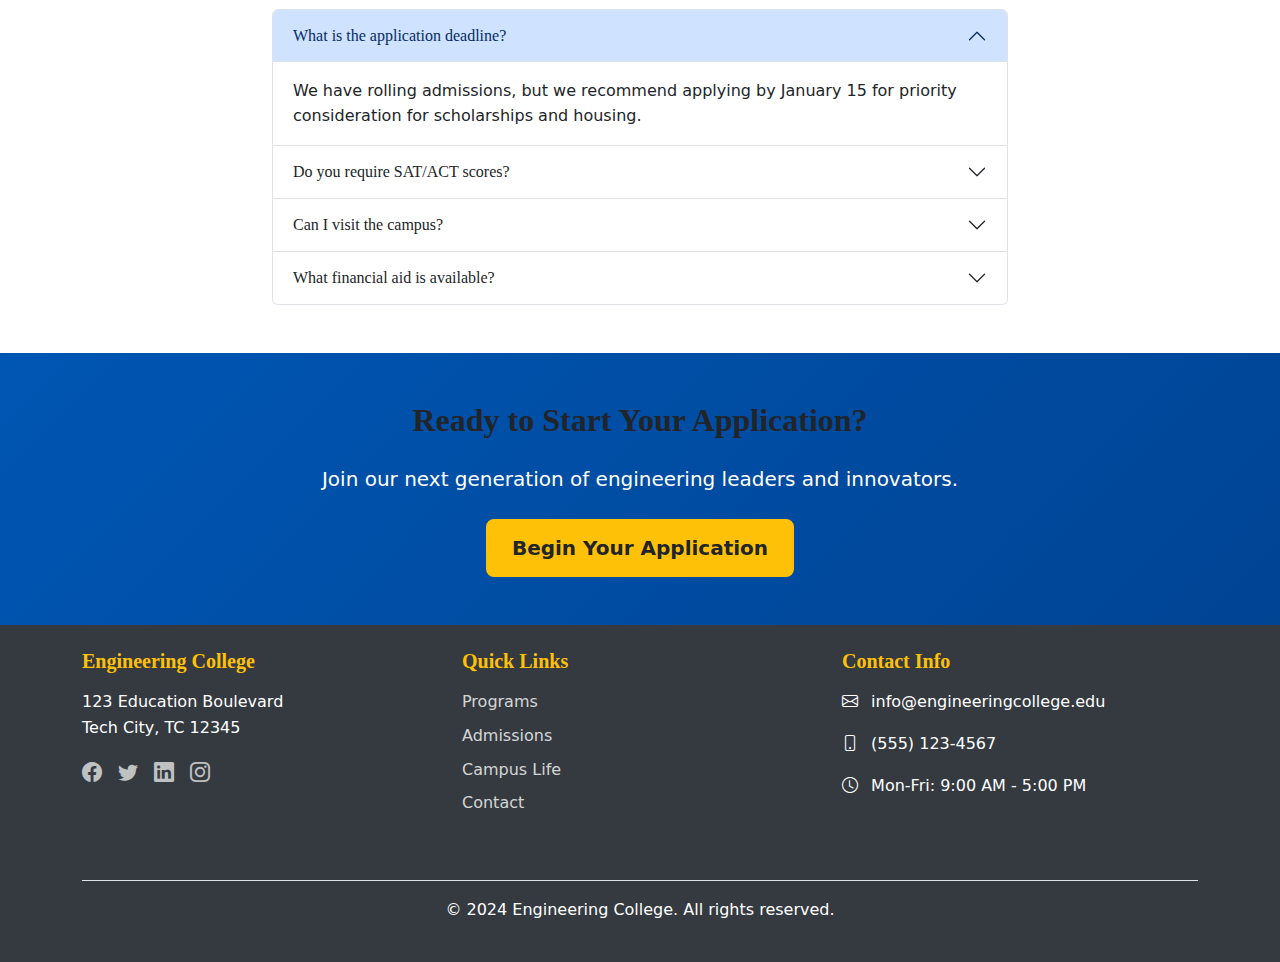
<file: admissions.html>
<!DOCTYPE html>
<html lang="en">
<head>
    <meta charset="UTF-8">
    <link rel="icon" type="image/png" href="https://openmoji.org/data/color/png/618x618/1F4D6.png">
    <meta name="viewport" content="width=device-width, initial-scale=1.0">
    <title>Admissions - Engineering College</title>
    <link href="https://cdn.jsdelivr.net/npm/bootstrap@5.3.0/dist/css/bootstrap.min.css" rel="stylesheet">
    <link href="https://cdn.jsdelivr.net/npm/bootstrap-icons@1.10.0/font/bootstrap-icons.css" rel="stylesheet">
    <link rel="stylesheet" href="css/style.css">
    <link rel="stylesheet" href="css/responsive.css">
</head>
<body>
    <a href="#main-content" class="skip-link">Skip to main content</a>

    <nav class="navbar navbar-expand-lg navbar-dark fixed-top">
        <div class="container">
            <a class="navbar-brand" href="index.html">
                <i class="bi bi-gear-fill me-2"></i>
                Engineering College
            </a>
            <button class="navbar-toggler" type="button" data-bs-toggle="collapse" data-bs-target="#navbarNav">
                <span class="navbar-toggler-icon"></span>
            </button>
            <div class="collapse navbar-collapse" id="navbarNav">
                <ul class="navbar-nav ms-auto">
                    <li class="nav-item"><a class="nav-link" href="index.html">Home</a></li>
                    <li class="nav-item"><a class="nav-link" href="about.html">Programs</a></li>
                    <li class="nav-item"><a class="nav-link active" href="admissions.html">Admissions</a></li>
                    <li class="nav-item"><a class="nav-link" href="student-life.html">Student Life</a></li>
                    <li class="nav-item"><a class="nav-link" href="contact.html">Contact</a></li>
                    <li class="nav-item"><a class="nav-link btn-register" href="registration.html">Apply Now</a></li>
                </ul>
            </div>
        </div>
    </nav>

    <main id="main-content">
        <!-- Page Header -->
        <section class="page-header py-5 bg-primary text-white">
            <div class="container">
                <div class="row align-items-center">
                    <div class="col-lg-8">
                        <h1 class="display-4 fw-bold">Admissions</h1>
                        <p class="lead">Start your engineering journey with us. Join our community of innovators shaping tomorrow's technology.</p>
                        <a href="registration.html" class="btn btn-accent btn-lg">Start your application</a>
                    </div>
                    <div class="col-lg-4 text-center">
                        <i class="bi bi-mortarboard-fill hero-icon"></i>
                    </div>
                </div>
            </div>
        </section>

        <!-- Key Information Cards -->
        <section class="info-cards py-5">
            <div class="container">
                <div class="row">
                    <div class="col-md-4 mb-4">
                        <div class="info-card text-center">
                            <div class="info-icon">
                                <i class="bi bi-calendar-check"></i>
                            </div>
                            <h4>Application Deadlines</h4>
                            <p>Fall Semester: January 15<br>Spring Semester: October 1</p>
                            <p class="text-muted">Rolling admissions after priority dates</p>
                            <a href="registration.html" class="btn btn-outline-primary mt-2">Apply Now</a>
                        </div>
                    </div>
                    
                    <div class="col-md-4 mb-4">
                        <div class="info-card text-center">
                            <div class="info-icon">
                                <i class="bi bi-cash-coin"></i>
                            </div>
                            <h4>Tuition & Aid</h4>
                            <p>Annual Tuition: $37,000<br>Average Financial Aid: $15,000</p>
                            <p class="text-muted">80% of students receive aid</p>
                            <a href="#financial-aid" class="btn btn-outline-primary mt-2">Learn More</a>
                        </div>
                    </div>
                    
                    <div class="col-md-4 mb-4">
                        <div class="info-card text-center">
                            <div class="info-icon">
                                <i class="bi bi-person-check"></i>
                            </div>
                            <h4>Admission Requirements</h4>
                            <p>GPA: 3.0+ recommended<br>SAT: 1200+ or ACT: 25+</p>
                            <p class="text-muted">Personal statement & recommendations</p>
                            <a href="#requirements" class="btn btn-outline-primary mt-2">View Details</a>
                        </div>
                    </div>
                </div>
            </div>
        </section>

        <!-- Application Process -->
        <section class="application-process py-5 bg-light">
            <div class="container">
                <h2 class="section-title text-center mb-5">Application Process</h2>
                
                <div class="row">
                    <div class="col-lg-10 mx-auto">
                        <div class="process-steps">
                            <div class="process-step">
                                <div class="step-number">1</div>
                                <div class="step-content">
                                    <h4>Submit Application</h4>
                                    <p>Complete the online application form with your personal and academic information.</p>
                                    <p class="mb-0"><strong>Deadline:</strong> Rolling admissions</p>
                                </div>
                            </div>
                            
                            <div class="process-step">
                                <div class="step-number">2</div>
                                <div class="step-content">
                                    <h4>Submit Documents</h4>
                                    <p>Upload required documents including transcripts, test scores, and recommendation letters.</p>
                                    <p class="mb-0"><strong>Required:</strong> High school transcripts, SAT/ACT scores</p>
                                </div>
                            </div>
                            
                            <div class="process-step">
                                <div class="step-number">3</div>
                                <div class="step-content">
                                    <h4>Interview</h4>
                                    <p>Participate in an interview with our admissions committee (optional but recommended).</p>
                                    <p class="mb-0"><strong>Format:</strong> Virtual or on-campus</p>
                                </div>
                            </div>
                            
                            <div class="process-step">
                                <div class="step-number">4</div>
                                <div class="step-content">
                                    <h4>Receive Decision</h4>
                                    <p>Get your admission decision within 4-6 weeks of completing your application.</p>
                                    <p class="mb-0"><strong>Notification:</strong> Email and online portal</p>
                                </div>
                            </div>
                        </div>
                    </div>
                </div>
            </div>
        </section>

        <!-- Admission Requirements -->
        <section id="requirements" class="requirements py-5">
            <div class="container">
                <h2 class="section-title text-center mb-5">Admission Requirements</h2>
                
                <div class="row">
                    <div class="col-md-6 mb-4">
                        <div class="requirement-card">
                            <h4>Academic Requirements</h4>
                            <ul>
                                <li>High school diploma or equivalent</li>
                                <li>Minimum 3.0 GPA (on 4.0 scale)</li>
                                <li>SAT score of 1200+ or ACT score of 25+</li>
                                <li>Completion of prerequisite courses:
                                    <ul>
                                        <li>Mathematics (through Calculus)</li>
                                        <li>Physics</li>
                                        <li>Chemistry</li>
                                    </ul>
                                </li>
                            </ul>
                        </div>
                    </div>
                    
                    <div class="col-md-6 mb-4">
                        <div class="requirement-card">
                            <h4>Application Materials</h4>
                            <ul>
                                <li>Completed application form</li>
                                <li>Official high school transcripts</li>
                                <li>Standardized test scores</li>
                                <li>Two letters of recommendation</li>
                                <li>Personal statement (500 words)</li>
                                <li>Application fee: $75</li>
                            </ul>
                        </div>
                    </div>
                </div>
            </div>
        </section>

        <!-- Tuition & Fees -->
        <section class="tuition py-5 bg-light">
            <div class="container">
                <h2 class="section-title text-center mb-5">Tuition & Fees</h2>
                
                <div class="row justify-content-center">
                    <div class="col-lg-10">
                        <div class="table-responsive">
                            <table class="table table-striped">
                                <thead>
                                    <tr>
                                        <th>Item</th>
                                        <th>Cost per Semester</th>
                                        <th>Annual Cost</th>
                                    </tr>
                                </thead>
                                <tbody>
                                    <tr>
                                        <td>Tuition (Full-time)</td>
                                        <td>$18,500</td>
                                        <td>$37,000</td>
                                    </tr>
                                    <tr>
                                        <td>Student Fees</td>
                                        <td>$1,200</td>
                                        <td>$2,400</td>
                                    </tr>
                                    <tr>
                                        <td>Technology Fee</td>
                                        <td>$300</td>
                                        <td>$600</td>
                                    </tr>
                                    <tr>
                                        <td>Lab Fees</td>
                                        <td>$500</td>
                                        <td>$1,000</td>
                                    </tr>
                                    <tr>
                                        <td>Health Insurance</td>
                                        <td>$750</td>
                                        <td>$1,500</td>
                                    </tr>
                                    <tr class="table-primary fw-bold">
                                        <td>Total Direct Costs</td>
                                        <td>$21,250</td>
                                        <td>$42,500</td>
                                    </tr>
                                </tbody>
                            </table>
                        </div>
                    </div>
                </div>
            </div>
        </section>

        <!-- Financial Aid -->
        <section id="financial-aid" class="financial-aid py-5">
            <div class="container">
                <h2 class="section-title text-center mb-5">Financial Aid & Scholarships</h2>
                
                <div class="row">
                    <div class="col-md-6 mb-4">
                        <div class="card h-100">
                            <div class="card-body">
                                <h5 class="card-title">Financial Aid</h5>
                                <p>Over 80% of our students receive some form of financial assistance.</p>
                                <ul>
                                    <li>Merit-based scholarships</li>
                                    <li>Need-based grants</li>
                                    <li>Work-study programs</li>
                                    <li>Student loans</li>
                                </ul>
                                <a href="#" class="btn btn-outline-primary">Learn More</a>
                            </div>
                        </div>
                    </div>
                    
                    <div class="col-md-6 mb-4">
                        <div class="card h-100">
                            <div class="card-body">
                                <h5 class="card-title">Scholarships</h5>
                                <p>We offer various scholarship opportunities for qualified students.</p>
                                <ul>
                                    <li>Academic Excellence Scholarship</li>
                                    <li>Leadership Scholarship</li>
                                    <li>Diversity Scholarship</li>
                                    <li>Engineering Talent Scholarship</li>
                                </ul>
                                <a href="#" class="btn btn-outline-primary">View Scholarships</a>
                            </div>
                        </div>
                    </div>
                </div>
            </div>
        </section>

        <!-- Important Dates -->
        <section class="dates py-5 bg-light">
            <div class="container">
                <h2 class="section-title text-center mb-5">Important Dates & Deadlines</h2>
                
                <div class="row">
                    <div class="col-md-8 mx-auto">
                        <div class="timeline">
                            <div class="timeline-item">
                                <div class="timeline-date">August 1, 2024</div>
                                <div class="timeline-content">
                                    <h5>Fall 2024 Application Opens</h5>
                                    <p>Begin submitting applications for the Fall 2024 semester</p>
                                </div>
                            </div>
                            
                            <div class="timeline-item">
                                <div class="timeline-date">January 15, 2024</div>
                                <div class="timeline-content">
                                    <h5>Priority Application Deadline</h5>
                                    <p>Submit by this date for priority consideration and scholarship eligibility</p>
                                </div>
                            </div>
                            
                            <div class="timeline-item">
                                <div class="timeline-date">March 1, 2024</div>
                                <div class="timeline-content">
                                    <h5>Regular Decision Deadline</h5>
                                    <p>Final deadline for Fall 2024 applications</p>
                                </div>
                            </div>
                            
                            <div class="timeline-item">
                                <div class="timeline-date">April 15, 2024</div>
                                <div class="timeline-content">
                                    <h5>Admission Decisions Released</h5>
                                    <p>All applicants notified of admission decisions</p>
                                </div>
                            </div>
                            
                            <div class="timeline-item">
                                <div class="timeline-date">May 1, 2024</div>
                                <div class="timeline-content">
                                    <h5>Enrollment Deposit Deadline</h5>
                                    <p>Secure your spot by submitting the enrollment deposit</p>
                                </div>
                            </div>
                        </div>
                    </div>
                </div>
            </div>
        </section>

        <!-- FAQ Section -->
        <section class="faq py-5">
            <div class="container">
                <h2 class="section-title text-center mb-5">Frequently Asked Questions</h2>
                
                <div class="row justify-content-center">
                    <div class="col-lg-8">
                        <div class="accordion" id="admissionsFAQ">
                            <div class="accordion-item">
                                <h3 class="accordion-header">
                                    <button class="accordion-button" type="button" data-bs-toggle="collapse" data-bs-target="#faq1">
                                        What is the application deadline?
                                    </button>
                                </h3>
                                <div id="faq1" class="accordion-collapse collapse show" data-bs-parent="#admissionsFAQ">
                                    <div class="accordion-body">
                                        We have rolling admissions, but we recommend applying by January 15 for priority consideration for scholarships and housing.
                                    </div>
                                </div>
                            </div>
                            
                            <div class="accordion-item">
                                <h3 class="accordion-header">
                                    <button class="accordion-button collapsed" type="button" data-bs-toggle="collapse" data-bs-target="#faq2">
                                        Do you require SAT/ACT scores?
                                    </button>
                                </h3>
                                <div id="faq2" class="accordion-collapse collapse" data-bs-parent="#admissionsFAQ">
                                    <div class="accordion-body">
                                        Yes, we require either SAT or ACT scores for freshman applicants. The average SAT score for admitted students is 1350.
                                    </div>
                                </div>
                            </div>
                            
                            <div class="accordion-item">
                                <h3 class="accordion-header">
                                    <button class="accordion-button collapsed" type="button" data-bs-toggle="collapse" data-bs-target="#faq3">
                                        Can I visit the campus?
                                    </button>
                                </h3>
                                <div id="faq3" class="accordion-collapse collapse" data-bs-parent="#admissionsFAQ">
                                    <div class="accordion-body">
                                        Absolutely! We offer campus tours Monday through Friday and special visit days throughout the year. <a href="contact.html">Schedule your visit here</a>.
                                    </div>
                                </div>
                            </div>
                            
                            <div class="accordion-item">
                                <h3 class="accordion-header">
                                    <button class="accordion-button collapsed" type="button" data-bs-toggle="collapse" data-bs-target="#faq4">
                                        What financial aid is available?
                                    </button>
                                </h3>
                                <div id="faq4" class="accordion-collapse collapse" data-bs-parent="#admissionsFAQ">
                                    <div class="accordion-body">
                                        We offer merit-based scholarships, need-based grants, work-study programs, and assistance with federal student loans. Over 80% of our students receive financial aid.
                                    </div>
                                </div>
                            </div>
                        </div>
                    </div>
                </div>
            </div>
        </section>

        <!-- CTA Section -->
        <section class="cta-section py-5 bg-primary text-white text-center">
            <div class="container">
                <h2 class="mb-4">Ready to Start Your Application?</h2>
                <p class="lead mb-4">Join our next generation of engineering leaders and innovators.</p>
                <a href="registration.html" class="btn btn-accent btn-lg">Begin Your Application</a>
            </div>
        </section>
    </main>

    <!-- Footer -->
    <footer class="footer py-4">
        <div class="container">
            <div class="row">
                <div class="col-md-4 mb-4">
                    <h5>Engineering College</h5>
                    <p>123 Education Boulevard<br>Tech City, TC 12345</p>
                    <div class="social-links">
                        <a href="#" aria-label="Facebook"><i class="bi bi-facebook"></i></a>
                        <a href="#" aria-label="Twitter"><i class="bi bi-twitter"></i></a>
                        <a href="#" aria-label="LinkedIn"><i class="bi bi-linkedin"></i></a>
                        <a href="#" aria-label="Instagram"><i class="bi bi-instagram"></i></a>
                    </div>
                </div>
                <div class="col-md-4 mb-4">
                    <h5>Quick Links</h5>
                    <ul class="footer-links">
                        <li><a href="about.html">Programs</a></li>
                        <li><a href="admissions.html">Admissions</a></li>
                        <li><a href="student-life.html">Campus Life</a></li>
                        <li><a href="contact.html">Contact</a></li>
                    </ul>
                </div>
                <div class="col-md-4 mb-4">
                    <h5>Contact Info</h5>
                    <p><i class="bi bi-envelope me-2"></i> info@engineeringcollege.edu</p>
                    <p><i class="bi bi-phone me-2"></i> (555) 123-4567</p>
                    <p><i class="bi bi-clock me-2"></i> Mon-Fri: 9:00 AM - 5:00 PM</p>
                </div>
            </div>
            <div class="text-center mt-4 pt-3 border-top">
                <p>&copy; 2024 Engineering College. All rights reserved.</p>
            </div>
        </div>
    </footer>

    <script src="https://cdn.jsdelivr.net/npm/bootstrap@5.3.0/dist/js/bootstrap.bundle.min.js"></script>
    <script src="js/main.js"></script>
</body>
</html>
</file>
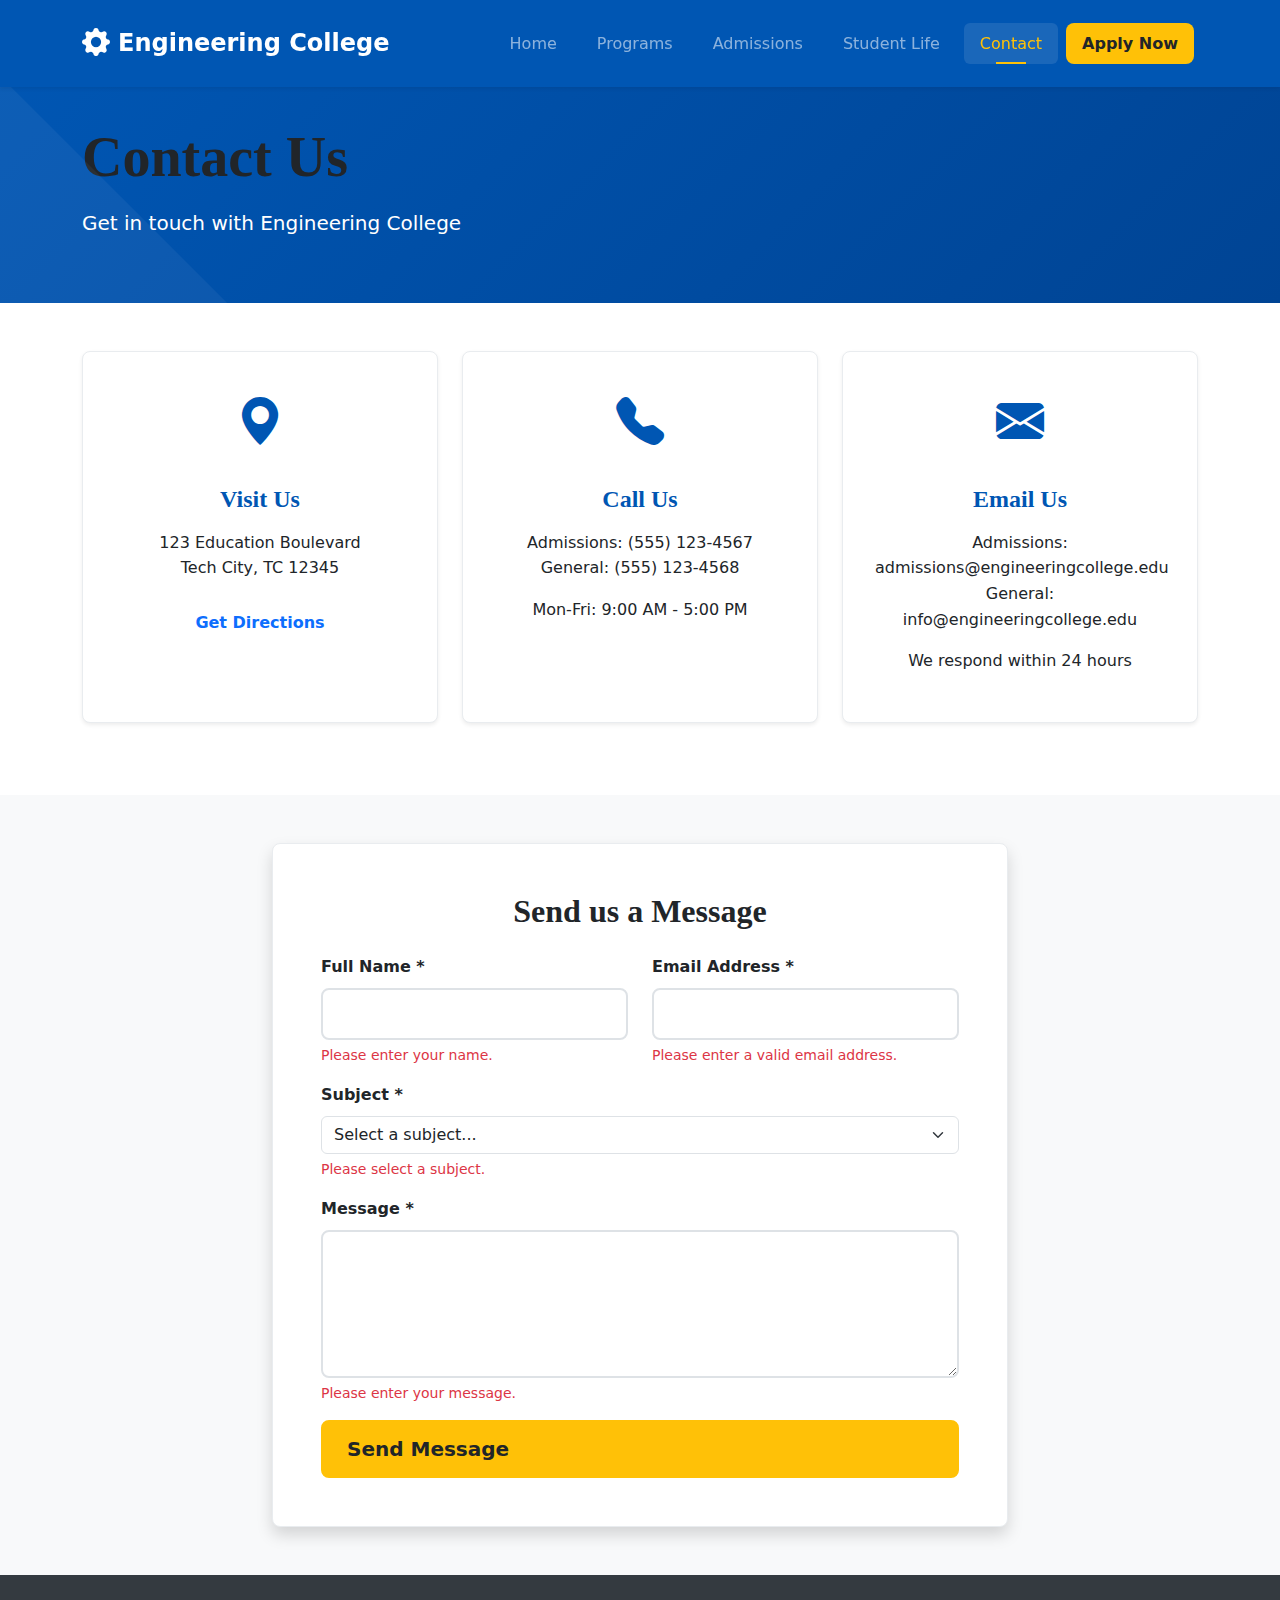
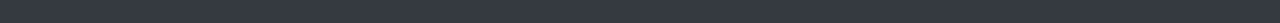
<file: contact.html>
<!DOCTYPE html>
<html lang="en">
<head>
    <link rel="icon" type="image/png" href="https://openmoji.org/data/color/png/618x618/1F4D6.png">
    <meta charset="UTF-8">
    <meta name="viewport" content="width=device-width, initial-scale=1.0">
    <title>Contact - Engineering College</title>
    <link href="https://cdn.jsdelivr.net/npm/bootstrap@5.3.0/dist/css/bootstrap.min.css" rel="stylesheet">
    <link href="https://cdn.jsdelivr.net/npm/bootstrap-icons@1.10.0/font/bootstrap-icons.css" rel="stylesheet">
    <link rel="stylesheet" href="css/style.css">
    <link rel="stylesheet" href="css/responsive.css">
</head>
<body>
    <a href="#main-content" class="skip-link">Skip to main content</a>

    <nav class="navbar navbar-expand-lg navbar-dark fixed-top">
        <div class="container">
            <a class="navbar-brand" href="index.html">
                <i class="bi bi-gear-fill me-2"></i>
                Engineering College
            </a>
            <button class="navbar-toggler" type="button" data-bs-toggle="collapse" data-bs-target="#navbarNav">
                <span class="navbar-toggler-icon"></span>
            </button>
            <div class="collapse navbar-collapse" id="navbarNav">
                <ul class="navbar-nav ms-auto">
                    <li class="nav-item"><a class="nav-link" href="index.html">Home</a></li>
                    <li class="nav-item"><a class="nav-link" href="about.html">Programs</a></li>
                    <li class="nav-item"><a class="nav-link" href="admissions.html">Admissions</a></li>
                    <li class="nav-item"><a class="nav-link" href="student-life.html">Student Life</a></li>
                    <li class="nav-item"><a class="nav-link active" href="contact.html">Contact</a></li>
                    <li class="nav-item"><a class="nav-link btn-register" href="registration.html">Apply Now</a></li>
                </ul>
            </div>
        </div>
    </nav>

    <main id="main-content">
        <!-- Page Header -->
        <section class="page-header py-5 bg-primary text-white">
            <div class="container">
                <h1 class="display-4 fw-bold">Contact Us</h1>
                <p class="lead">Get in touch with Engineering College</p>
            </div>
        </section>

        <!-- Contact Information -->
        <section class="contact-info py-5">
            <div class="container">
                <div class="row">
                    <div class="col-lg-4 mb-4">
                        <div class="info-card text-center">
                            <div class="info-icon">
                                <i class="bi bi-geo-alt-fill"></i>
                            </div>
                            <h4>Visit Us</h4>
                            <p>123 Education Boulevard<br>Tech City, TC 12345</p>
                            <a href="#" class="btn btn-outline-primary">Get Directions</a>
                        </div>
                    </div>
                    
                    <div class="col-lg-4 mb-4">
                        <div class="info-card text-center">
                            <div class="info-icon">
                                <i class="bi bi-telephone-fill"></i>
                            </div>
                            <h4>Call Us</h4>
                            <p>Admissions: (555) 123-4567<br>General: (555) 123-4568</p>
                            <p>Mon-Fri: 9:00 AM - 5:00 PM</p>
                        </div>
                    </div>
                    
                    <div class="col-lg-4 mb-4">
                        <div class="info-card text-center">
                            <div class="info-icon">
                                <i class="bi bi-envelope-fill"></i>
                            </div>
                            <h4>Email Us</h4>
                            <p>Admissions: admissions@engineeringcollege.edu<br>General: info@engineeringcollege.edu</p>
                            <p>We respond within 24 hours</p>
                        </div>
                    </div>
                </div>
            </div>
        </section>

        <!-- Contact Form -->
        <section class="contact-form py-5 bg-light">
            <div class="container">
                <div class="row justify-content-center">
                    <div class="col-lg-8">
                        <div class="form-container">
                            <h2 class="text-center mb-4">Send us a Message</h2>
                            <form id="contactForm" novalidate>
                                <div class="row">
                                    <div class="col-md-6 mb-3">
                                        <label for="contactName" class="form-label">Full Name *</label>
                                        <input type="text" class="form-control" id="contactName" name="name" required>
                                        <div class="invalid-feedback">Please enter your name.</div>
                                    </div>
                                    
                                    <div class="col-md-6 mb-3">
                                        <label for="contactEmail" class="form-label">Email Address *</label>
                                        <input type="email" class="form-control" id="contactEmail" name="email" required>
                                        <div class="invalid-feedback">Please enter a valid email address.</div>
                                    </div>
                                </div>
                                
                                <div class="mb-3">
                                    <label for="contactSubject" class="form-label">Subject *</label>
                                    <select class="form-select" id="contactSubject" name="subject" required>
                                        <option value="">Select a subject...</option>
                                        <option value="admissions">Admissions Inquiry</option>
                                        <option value="programs">Program Information</option>
                                        <option value="campus-tour">Campus Tour</option>
                                        <option value="financial-aid">Financial Aid</option>
                                        <option value="other">Other</option>
                                    </select>
                                    <div class="invalid-feedback">Please select a subject.</div>
                                </div>
                                
                                <div class="mb-3">
                                    <label for="contactMessage" class="form-label">Message *</label>
                                    <textarea class="form-control" id="contactMessage" name="message" rows="5" required></textarea>
                                    <div class="invalid-feedback">Please enter your message.</div>
                                </div>
                                
                                <!-- Anti-spam honeypot -->
                                <div class="d-none" aria-hidden="true">
                                    <label for="contactWebsite">Leave this field blank</label>
                                    <input type="text" id="contactWebsite" name="website" tabindex="-1">
                                </div>
                                
                                <div class="d-grid">
                                    <button type="submit" class="btn btn-primary btn-lg">Send Message</button>
                                </div>
                            </form>
                        </div>
                    </div>
                </div>
            </div>
        </section>
    </main>

    <footer class="footer py-4">
        <div class="container">
            <!-- Same footer as index.html -->
        </div>
    </footer>

    <script src="https://cdn.jsdelivr.net/npm/bootstrap@5.3.0/dist/js/bootstrap.bundle.min.js"></script>
    <script src="js/main.js"></script>
    <script src="js/form-validation.js"></script>
</body>
</html>
</file>
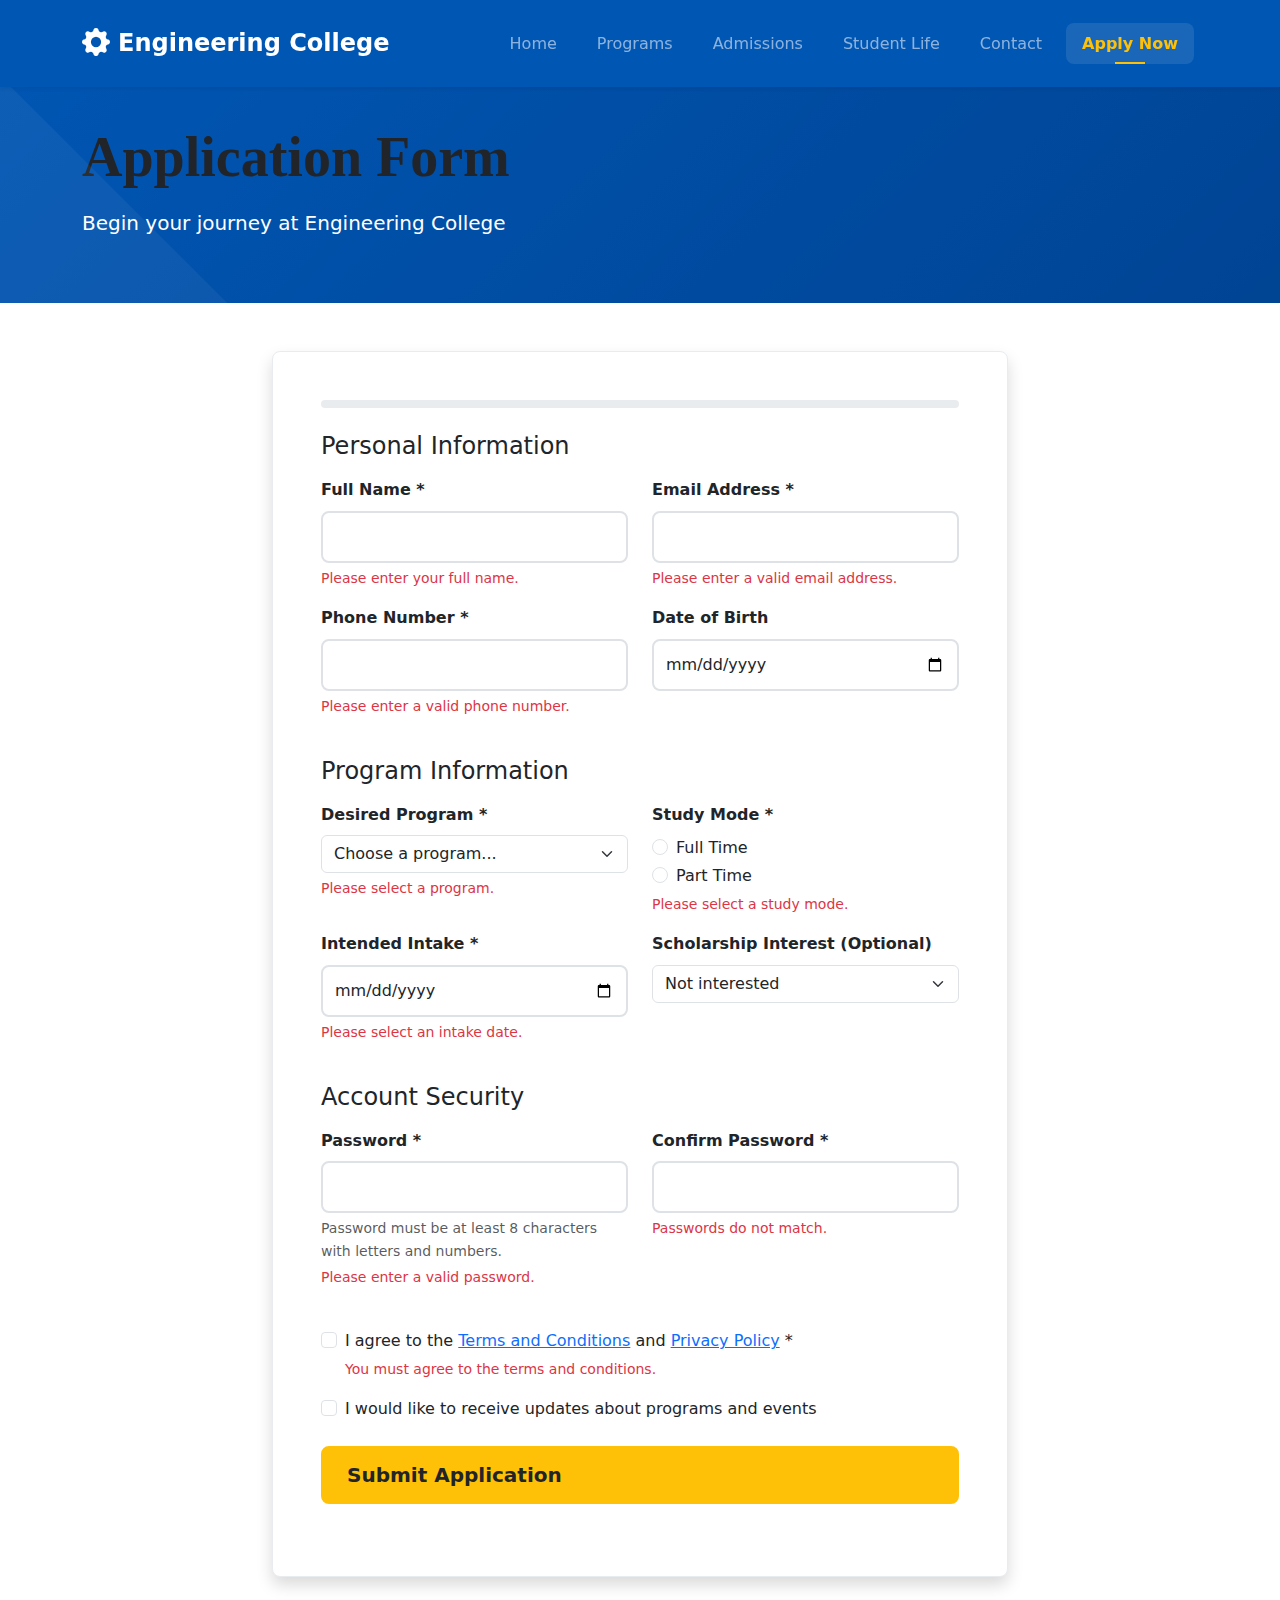
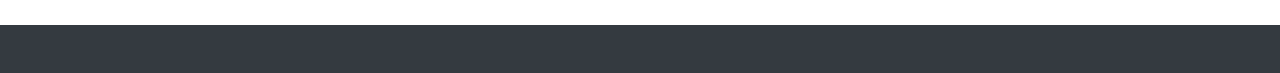
<file: registration.html>
<!DOCTYPE html>
<html lang="en">
<head>
    <link rel="icon" type="image/png" href="https://openmoji.org/data/color/png/618x618/1F4D6.png">
    <meta charset="UTF-8">
    <meta name="viewport" content="width=device-width, initial-scale=1.0">
    <title>Apply Now - Engineering College</title>
    <link href="https://cdn.jsdelivr.net/npm/bootstrap@5.3.0/dist/css/bootstrap.min.css" rel="stylesheet">
    <link href="https://cdn.jsdelivr.net/npm/bootstrap-icons@1.10.0/font/bootstrap-icons.css" rel="stylesheet">
    <link rel="stylesheet" href="css/style.css">
    <link rel="stylesheet" href="css/responsive.css">
</head>
<body>
    <a href="#main-content" class="skip-link">Skip to main content</a>

    <nav class="navbar navbar-expand-lg navbar-dark fixed-top">
        <div class="container">
            <a class="navbar-brand" href="index.html">
                <i class="bi bi-gear-fill me-2"></i>
                Engineering College
            </a>
            <button class="navbar-toggler" type="button" data-bs-toggle="collapse" data-bs-target="#navbarNav">
                <span class="navbar-toggler-icon"></span>
            </button>
            <div class="collapse navbar-collapse" id="navbarNav">
                <ul class="navbar-nav ms-auto">
                    <li class="nav-item"><a class="nav-link" href="index.html">Home</a></li>
                    <li class="nav-item"><a class="nav-link" href="about.html">Programs</a></li>
                    <li class="nav-item"><a class="nav-link" href="admissions.html">Admissions</a></li>
                    <li class="nav-item"><a class="nav-link" href="student-life.html">Student Life</a></li>
                    <li class="nav-item"><a class="nav-link" href="contact.html">Contact</a></li>
                    <li class="nav-item"><a class="nav-link btn-register active" href="registration.html">Apply Now</a></li>
                </ul>
            </div>
        </div>
    </nav>

    <main id="main-content">
        <!-- Page Header -->
        <section class="page-header py-5 bg-primary text-white">
            <div class="container">
                <h1 class="display-4 fw-bold">Application Form</h1>
                <p class="lead">Begin your journey at Engineering College</p>
            </div>
        </section>

        <!-- Registration Form -->
        <section class="registration-form py-5">
            <div class="container">
                <div class="row justify-content-center">
                    <div class="col-lg-8">
                        <div class="form-container">
                            <div class="progress mb-4">
                                <div class="progress-bar" role="progressbar" style="width: 0%" aria-valuenow="0" aria-valuemin="0" aria-valuemax="100"></div>
                            </div>
                            
                            <form id="registrationForm" novalidate>
                                <!-- Personal Information -->
                                <fieldset class="mb-4 form-section" data-step="1">
                                    <legend class="h4 mb-3">Personal Information</legend>
                                    
                                    <div class="row">
                                        <div class="col-md-6 mb-3">
                                            <label for="fullName" class="form-label">Full Name *</label>
                                            <input type="text" class="form-control" id="fullName" name="fullName" required>
                                            <div class="invalid-feedback">Please enter your full name.</div>
                                        </div>
                                        
                                        <div class="col-md-6 mb-3">
                                            <label for="email" class="form-label">Email Address *</label>
                                            <input type="email" class="form-control" id="email" name="email" required>
                                            <div class="invalid-feedback">Please enter a valid email address.</div>
                                        </div>
                                    </div>
                                    
                                    <div class="row">
                                        <div class="col-md-6 mb-3">
                                            <label for="phone" class="form-label">Phone Number *</label>
                                            <input type="tel" class="form-control" id="phone" name="phone" required>
                                            <div class="invalid-feedback">Please enter a valid phone number.</div>
                                        </div>
                                        
                                        <div class="col-md-6 mb-3">
                                            <label for="dob" class="form-label">Date of Birth</label>
                                            <input type="date" class="form-control" id="dob" name="dob">
                                        </div>
                                    </div>
                                </fieldset>
                                
                                <!-- Program Selection -->
                                <fieldset class="mb-4 form-section" data-step="2">
                                    <legend class="h4 mb-3">Program Information</legend>
                                    
                                    <div class="row">
                                        <div class="col-md-6 mb-3">
                                            <label for="program" class="form-label">Desired Program *</label>
                                            <select class="form-select" id="program" name="program" required>
                                                <option value="">Choose a program...</option>
                                                <option value="computer-science">Computer Science & Engineering</option>
                                                <option value="electrical">Electrical Engineering</option>
                                                <option value="mechanical">Mechanical Engineering</option>
                                                <option value="civil">Civil Engineering</option>
                                                <option value="chemical">Chemical Engineering</option>
                                                <option value="biomedical">Biomedical Engineering</option>
                                            </select>
                                            <div class="invalid-feedback">Please select a program.</div>
                                        </div>
                                        
                                        <div class="col-md-6 mb-3">
                                            <label class="form-label">Study Mode *</label>
                                            <div>
                                                <div class="form-check">
                                                    <input class="form-check-input" type="radio" name="studyMode" id="fullTime" value="full-time" required>
                                                    <label class="form-check-label" for="fullTime">Full Time</label>
                                                </div>
                                                <div class="form-check">
                                                    <input class="form-check-input" type="radio" name="studyMode" id="partTime" value="part-time">
                                                    <label class="form-check-label" for="partTime">Part Time</label>
                                                </div>
                                            </div>
                                            <div class="invalid-feedback">Please select a study mode.</div>
                                        </div>
                                    </div>
                                    
                                    <div class="row">
                                        <div class="col-md-6 mb-3">
                                            <label for="intake" class="form-label">Intended Intake *</label>
                                            <input type="date" class="form-control" id="intake" name="intake" required>
                                            <div class="invalid-feedback">Please select an intake date.</div>
                                        </div>
                                        
                                        <div class="col-md-6 mb-3">
                                            <label for="scholarship" class="form-label">Scholarship Interest (Optional)</label>
                                            <select class="form-select" id="scholarship" name="scholarship">
                                                <option value="">Not interested</option>
                                                <option value="merit">Merit-based Scholarship</option>
                                                <option value="sports">Sports Scholarship</option>
                                                <option value="research">Research Scholarship</option>
                                                <option value="other">Other Financial Aid</option>
                                            </select>
                                        </div>
                                    </div>
                                </fieldset>
                                
                                <!-- Account Security -->
                                <fieldset class="mb-4 form-section" data-step="3">
                                    <legend class="h4 mb-3">Account Security</legend>
                                    
                                    <div class="row">
                                        <div class="col-md-6 mb-3">
                                            <label for="password" class="form-label">Password *</label>
                                            <input type="password" class="form-control" id="password" name="password" required minlength="8">
                                            <div class="form-text">Password must be at least 8 characters with letters and numbers.</div>
                                            <div class="invalid-feedback">Please enter a valid password.</div>
                                        </div>
                                        
                                        <div class="col-md-6 mb-3">
                                            <label for="confirmPassword" class="form-label">Confirm Password *</label>
                                            <input type="password" class="form-control" id="confirmPassword" name="confirmPassword" required>
                                            <div class="invalid-feedback">Passwords do not match.</div>
                                        </div>
                                    </div>
                                </fieldset>
                                
                                <!-- Terms and Submission -->
                                <fieldset class="mb-4 form-section" data-step="4">
                                    <div class="form-check mb-3">
                                        <input class="form-check-input" type="checkbox" id="terms" name="terms" required>
                                        <label class="form-check-label" for="terms">
                                            I agree to the <a href="#" data-bs-toggle="modal" data-bs-target="#termsModal">Terms and Conditions</a> and 
                                            <a href="#" data-bs-toggle="modal" data-bs-target="#privacyModal">Privacy Policy</a> *
                                        </label>
                                        <div class="invalid-feedback">You must agree to the terms and conditions.</div>
                                    </div>
                                    
                                    <div class="form-check mb-4">
                                        <input class="form-check-input" type="checkbox" id="newsletter" name="newsletter">
                                        <label class="form-check-label" for="newsletter">
                                            I would like to receive updates about programs and events
                                        </label>
                                    </div>
                                    
                                    <div class="d-grid">
                                        <button type="submit" class="btn btn-primary btn-lg">Submit Application</button>
                                    </div>
                                </fieldset>
                            </form>
                        </div>
                    </div>
                </div>
            </div>
        </section>
    </main>

    <!-- Terms Modal -->
    <div class="modal fade" id="termsModal" tabindex="-1">
        <div class="modal-dialog">
            <div class="modal-content">
                <div class="modal-header">
                    <h5 class="modal-title">Terms and Conditions</h5>
                    <button type="button" class="btn-close" data-bs-dismiss="modal"></button>
                </div>
                <div class="modal-body">
                    <p>By submitting this application, you agree to the terms and conditions of Engineering College...</p>
                </div>
            </div>
        </div>
    </div>

    <footer class="footer py-4">
        <div class="container">
            <!-- Same footer as index.html -->
        </div>
    </footer>

    <script src="https://cdn.jsdelivr.net/npm/bootstrap@5.3.0/dist/js/bootstrap.bundle.min.js"></script>
    <script src="js/main.js"></script>
    <script src="js/form-validation.js"></script>
</body>
</html>
</file>
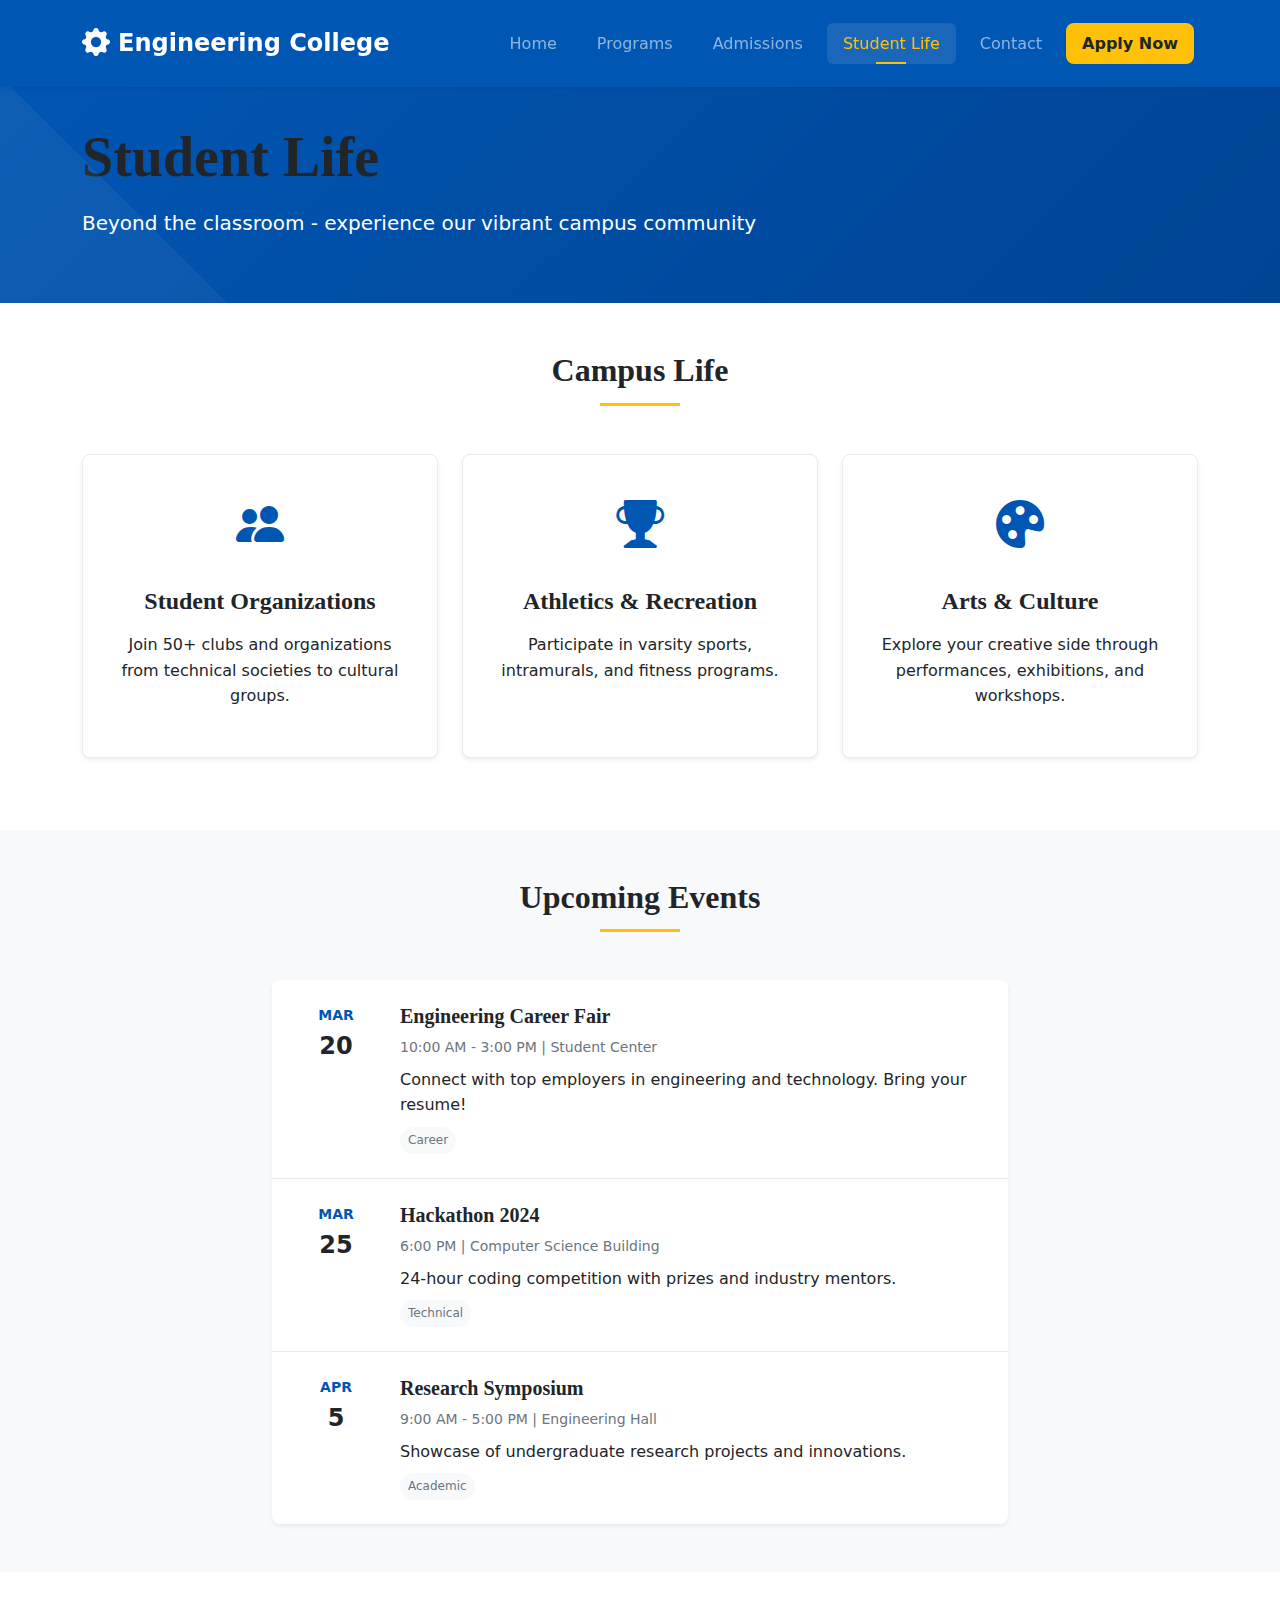
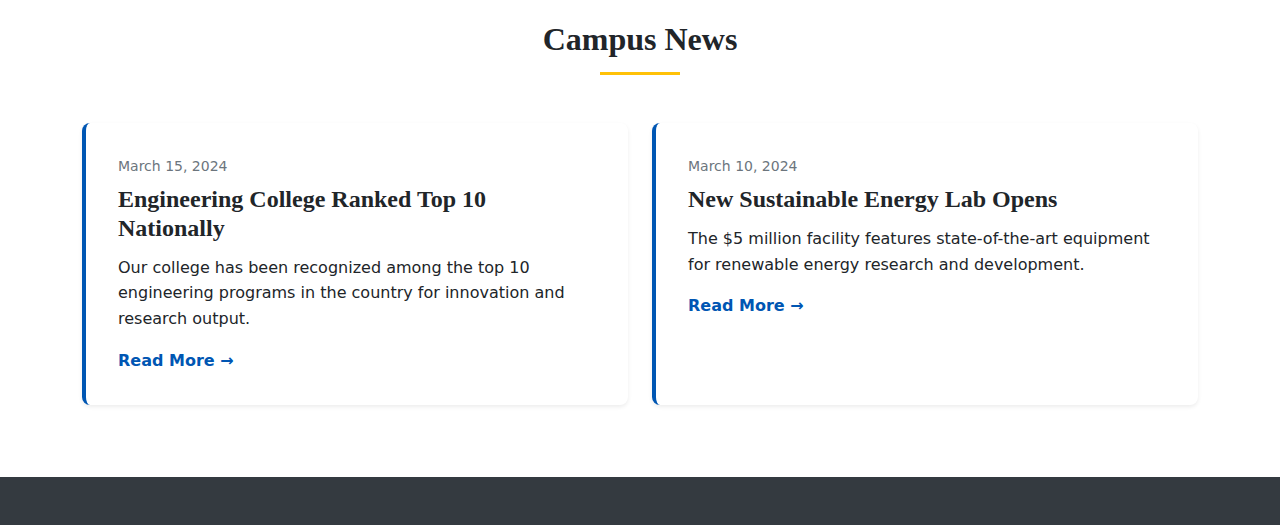
<file: student-life.html>
<!DOCTYPE html>
<html lang="en">
<head>
    <link rel="icon" type="image/png" href="https://openmoji.org/data/color/png/618x618/1F4D6.png">
    <meta charset="UTF-8">
    <meta name="viewport" content="width=device-width, initial-scale=1.0">
    <title>Student Life - Engineering College</title>
    <link href="https://cdn.jsdelivr.net/npm/bootstrap@5.3.0/dist/css/bootstrap.min.css" rel="stylesheet">
    <link href="https://cdn.jsdelivr.net/npm/bootstrap-icons@1.10.0/font/bootstrap-icons.css" rel="stylesheet">
    <link rel="stylesheet" href="css/style.css">
    <link rel="stylesheet" href="css/responsive.css">
</head>
<body>
    <a href="#main-content" class="skip-link">Skip to main content</a>

    <nav class="navbar navbar-expand-lg navbar-dark fixed-top">
        <div class="container">
            <a class="navbar-brand" href="index.html">
                <i class="bi bi-gear-fill me-2"></i>
                Engineering College
            </a>
            <button class="navbar-toggler" type="button" data-bs-toggle="collapse" data-bs-target="#navbarNav">
                <span class="navbar-toggler-icon"></span>
            </button>
            <div class="collapse navbar-collapse" id="navbarNav">
                <ul class="navbar-nav ms-auto">
                    <li class="nav-item"><a class="nav-link" href="index.html">Home</a></li>
                    <li class="nav-item"><a class="nav-link" href="about.html">Programs</a></li>
                    <li class="nav-item"><a class="nav-link" href="admissions.html">Admissions</a></li>
                    <li class="nav-item"><a class="nav-link active" href="student-life.html">Student Life</a></li>
                    <li class="nav-item"><a class="nav-link" href="contact.html">Contact</a></li>
                    <li class="nav-item"><a class="nav-link btn-register" href="registration.html">Apply Now</a></li>
                </ul>
            </div>
        </div>
    </nav>

    <main id="main-content">
        <!-- Page Header -->
        <section class="page-header py-5 bg-primary text-white">
            <div class="container">
                <h1 class="display-4 fw-bold">Student Life</h1>
                <p class="lead">Beyond the classroom - experience our vibrant campus community</p>
            </div>
        </section>

        <!-- Campus Life Overview -->
        <section class="campus-life py-5">
            <div class="container">
                <h2 class="section-title text-center mb-5">Campus Life</h2>
                
                <div class="row">
                    <div class="col-md-4 mb-4">
                        <div class="life-card text-center">
                            <div class="life-icon">
                                <i class="bi bi-people-fill"></i>
                            </div>
                            <h4>Student Organizations</h4>
                            <p>Join 50+ clubs and organizations from technical societies to cultural groups.</p>
                        </div>
                    </div>
                    
                    <div class="col-md-4 mb-4">
                        <div class="life-card text-center">
                            <div class="life-icon">
                                <i class="bi bi-trophy-fill"></i>
                            </div>
                            <h4>Athletics & Recreation</h4>
                            <p>Participate in varsity sports, intramurals, and fitness programs.</p>
                        </div>
                    </div>
                    
                    <div class="col-md-4 mb-4">
                        <div class="life-card text-center">
                            <div class="life-icon">
                                <i class="bi bi-palette-fill"></i>
                            </div>
                            <h4>Arts & Culture</h4>
                            <p>Explore your creative side through performances, exhibitions, and workshops.</p>
                        </div>
                    </div>
                </div>
            </div>
        </section>

        <!-- Events Calendar -->
        <section class="events py-5 bg-light">
            <div class="container">
                <h2 class="section-title text-center mb-5">Upcoming Events</h2>
                
                <div class="row">
                    <div class="col-lg-8 mx-auto">
                        <div class="event-list">
                            <div class="event-item">
                                <div class="event-date">
                                    <span class="month">MAR</span>
                                    <span class="day">20</span>
                                </div>
                                <div class="event-details">
                                    <h5>Engineering Career Fair</h5>
                                    <p class="event-time">10:00 AM - 3:00 PM | Student Center</p>
                                    <p class="event-description">Connect with top employers in engineering and technology. Bring your resume!</p>
                                    <span class="event-tag">Career</span>
                                </div>
                            </div>
                            
                            <div class="event-item">
                                <div class="event-date">
                                    <span class="month">MAR</span>
                                    <span class="day">25</span>
                                </div>
                                <div class="event-details">
                                    <h5>Hackathon 2024</h5>
                                    <p class="event-time">6:00 PM | Computer Science Building</p>
                                    <p class="event-description">24-hour coding competition with prizes and industry mentors.</p>
                                    <span class="event-tag">Technical</span>
                                </div>
                            </div>
                            
                            <div class="event-item">
                                <div class="event-date">
                                    <span class="month">APR</span>
                                    <span class="day">5</span>
                                </div>
                                <div class="event-details">
                                    <h5>Research Symposium</h5>
                                    <p class="event-time">9:00 AM - 5:00 PM | Engineering Hall</p>
                                    <p class="event-description">Showcase of undergraduate research projects and innovations.</p>
                                    <span class="event-tag">Academic</span>
                                </div>
                            </div>
                        </div>
                    </div>
                </div>
            </div>
        </section>

        <!-- News Section -->
        <section class="news py-5">
            <div class="container">
                <h2 class="section-title text-center mb-5">Campus News</h2>
                
                <div class="row">
                    <div class="col-md-6 mb-4">
                        <div class="news-card">
                            <div class="news-date">March 15, 2024</div>
                            <h4>Engineering College Ranked Top 10 Nationally</h4>
                            <p>Our college has been recognized among the top 10 engineering programs in the country for innovation and research output.</p>
                            <a href="#" class="news-link">Read More →</a>
                        </div>
                    </div>
                    
                    <div class="col-md-6 mb-4">
                        <div class="news-card">
                            <div class="news-date">March 10, 2024</div>
                            <h4>New Sustainable Energy Lab Opens</h4>
                            <p>The $5 million facility features state-of-the-art equipment for renewable energy research and development.</p>
                            <a href="#" class="news-link">Read More →</a>
                        </div>
                    </div>
                </div>
            </div>
        </section>
    </main>

    <footer class="footer py-4">
        <div class="container">
            <!-- Same footer as index.html -->
        </div>
    </footer>

    <script src="https://cdn.jsdelivr.net/npm/bootstrap@5.3.0/dist/js/bootstrap.bundle.min.js"></script>
    <script src="js/main.js"></script>
</body>
</html>
</file>
<file: css/style.css>
/* Custom Variables */
:root {
    --primary-color: #0056b3;
    --primary-dark: #004494;
    --primary-light: #4d8fd3;
    --secondary-color: #6c757d;
    --accent-color: #ffc107;
    --success-color: #198754;
    --danger-color: #dc3545;
    --warning-color: #ffc107;
    --info-color: #0dcaf0;
    --light-color: #f8f9fa;
    --dark-color: #212529;
    --white: #ffffff;
    --gray-100: #f8f9fa;
    --gray-200: #e9ecef;
    --gray-300: #dee2e6;
    --gray-400: #ced4da;
    --gray-500: #adb5bd;
    --gray-600: #6c757d;
    --gray-700: #495057;
    --gray-800: #343a40;
    --gray-900: #212529;
    
    --font-primary: 'Segoe UI', system-ui, -apple-system, sans-serif;
    --font-heading: 'Georgia', serif;
    
    --spacing-xs: 0.5rem;
    --spacing-sm: 1rem;
    --spacing-md: 1.5rem;
    --spacing-lg: 2rem;
    --spacing-xl: 3rem;
    --spacing-xxl: 4rem;
    
    --border-radius: 0.5rem;
    --border-radius-sm: 0.375rem;
    --border-radius-lg: 0.75rem;
    
    --box-shadow: 0 0.125rem 0.25rem rgba(0, 0, 0, 0.075);
    --box-shadow-lg: 0 0.5rem 1rem rgba(0, 0, 0, 0.15);
    --box-shadow-xl: 0 1rem 3rem rgba(0, 0, 0, 0.175);
    
    --transition: all 0.3s ease;
    --transition-fast: all 0.15s ease;
    --transition-slow: all 0.5s ease;
}

/* Base Styles */
* {
    margin: 0;
    padding: 0;
    box-sizing: border-box;
}

html {
    scroll-behavior: smooth;
}

body {
    font-family: var(--font-primary);
    line-height: 1.6;
    color: var(--dark-color);
    background-color: var(--white);
    padding-top: 76px;
}

/* Typography */
h1, h2, h3, h4, h5, h6 {
    font-family: var(--font-heading);
    font-weight: 600;
    line-height: 1.2;
    margin-bottom: var(--spacing-sm);
    color: var(--dark-color);
}

h1 { font-size: 2.5rem; }
h2 { font-size: 2rem; }
h3 { font-size: 1.75rem; }
h4 { font-size: 1.5rem; }
h5 { font-size: 1.25rem; }
h6 { font-size: 1rem; }

.lead {
    font-size: 1.25rem;
    font-weight: 300;
}

p {
    margin-bottom: var(--spacing-sm);
}

/* Navigation */
.navbar {
    background-color: var(--primary-color);
    box-shadow: var(--box-shadow);
    transition: var(--transition);
    padding: 1rem 0;
}

.navbar-brand {
    font-weight: 700;
    font-size: 1.5rem;
    display: flex;
    align-items: center;
}

.navbar-brand i {
    font-size: 1.75rem;
}

.nav-link {
    font-weight: 500;
    padding: var(--spacing-xs) var(--spacing-sm) !important;
    border-radius: var(--border-radius-sm);
    transition: var(--transition);
    position: relative;
}

.nav-link:hover,
.nav-link.active {
    background-color: rgba(255, 255, 255, 0.1);
    color: var(--accent-color) !important;
}

.nav-link.active::after {
    content: '';
    position: absolute;
    bottom: 0;
    left: 50%;
    transform: translateX(-50%);
    width: 30px;
    height: 2px;
    background-color: var(--accent-color);
}

.btn-register {
    background-color: var(--accent-color);
    color: var(--dark-color) !important;
    border-radius: var(--border-radius);
    margin-left: var(--spacing-xs);
    font-weight: 600;
    transition: var(--transition);
}

.btn-register:hover {
    background-color: #e0a800;
    transform: translateY(-2px);
    box-shadow: var(--box-shadow);
}

/* Hero Section */
.hero {
    background: linear-gradient(135deg, var(--primary-color) 0%, var(--primary-dark) 100%);
    color: var(--white);
    min-height: 80vh;
    display: flex;
    align-items: center;
    position: relative;
    overflow: hidden;
}

.hero::before {
    content: '';
    position: absolute;
    top: 0;
    left: 0;
    right: 0;
    bottom: 0;
    background: url('data:image/svg+xml,<svg xmlns="http://www.w3.org/2000/svg" viewBox="0 0 1000 1000"><polygon fill="rgba(255,255,255,0.05)" points="0,1000 1000,0 1000,1000"/></svg>');
    background-size: cover;
}

.hero-title {
    font-size: 3.5rem;
    font-weight: 700;
    margin-bottom: var(--spacing-md);
    color: var(--white);
}

.hero-subtitle {
    font-size: 1.25rem;
    margin-bottom: var(--spacing-lg);
    opacity: 0.9;
    max-width: 600px;
}

.hero-actions {
    display: flex;
    gap: var(--spacing-sm);
    flex-wrap: wrap;
}

.hero-visual {
    position: relative;
    height: 300px;
    display: flex;
    align-items: center;
    justify-content: center;
}

.hero-icon {
    font-size: 15rem;
    color: rgba(255, 255, 255, 0.1);
    animation: float 6s ease-in-out infinite;
}

@keyframes float {
    0%, 100% { transform: translateY(0px); }
    50% { transform: translateY(-20px); }
}

/* Buttons */
.btn {
    padding: 0.75rem 1.5rem;
    border-radius: var(--border-radius);
    font-weight: 600;
    transition: var(--transition);
    text-decoration: none;
    display: inline-flex;
    align-items: center;
    gap: 0.5rem;
    border: 2px solid transparent;
}

.btn-primary {
    background-color: var(--accent-color);
    border-color: var(--accent-color);
    color: var(--dark-color);
}

.btn-primary:hover {
    background-color: #e0a800;
    border-color: #e0a800;
    transform: translateY(-2px);
    box-shadow: var(--box-shadow-lg);
}

.btn-outline-light:hover {
    background-color: rgba(255, 255, 255, 0.1);
    transform: translateY(-2px);
}

/* Stats Section */
.stats-section {
    background-color: var(--light-color);
    position: relative;
}

.stat-item {
    padding: var(--spacing-md);
}

.stat-number {
    font-size: 3rem;
    font-weight: 700;
    color: var(--primary-color);
    margin-bottom: 0;
}

.stat-label {
    font-size: 1.1rem;
    color: var(--secondary-color);
    font-weight: 500;
}

/* Program Cards */
.section-title {
    position: relative;
    padding-bottom: var(--spacing-sm);
    text-align: center;
}

.section-title::after {
    content: '';
    position: absolute;
    bottom: 0;
    left: 50%;
    transform: translateX(-50%);
    width: 80px;
    height: 3px;
    background-color: var(--accent-color);
}

.program-card {
    background: var(--white);
    padding: var(--spacing-lg);
    border-radius: var(--border-radius);
    box-shadow: var(--box-shadow);
    text-align: center;
    height: 100%;
    transition: var(--transition);
    border: 1px solid var(--gray-200);
    position: relative;
    overflow: hidden;
}

.program-card::before {
    content: '';
    position: absolute;
    top: 0;
    left: 0;
    right: 0;
    height: 4px;
    background: linear-gradient(90deg, var(--primary-color), var(--accent-color));
}

.program-card:hover {
    transform: translateY(-5px);
    box-shadow: var(--box-shadow-xl);
}

.program-icon {
    font-size: 3rem;
    margin-bottom: var(--spacing-md);
    color: var(--primary-color);
}

.program-card h3 {
    color: var(--primary-color);
    margin-bottom: var(--spacing-sm);
}

.program-duration {
    color: var(--secondary-color);
    font-weight: 500;
    margin-bottom: var(--spacing-sm);
}

.program-features {
    margin: var(--spacing-md) 0;
    text-align: left;
}

.program-features h5 {
    color: var(--primary-color);
    margin-bottom: var(--spacing-xs);
}

.program-features ul {
    padding-left: var(--spacing-md);
    margin-bottom: 0;
}

.program-features li {
    margin-bottom: 0.25rem;
}

.program-link {
    color: var(--primary-color);
    text-decoration: none;
    font-weight: 600;
    display: inline-flex;
    align-items: center;
    gap: 0.5rem;
    transition: var(--transition);
}

.program-link:hover {
    color: var(--accent-color);
    gap: 0.75rem;
}

.program-actions {
    display: flex;
    gap: var(--spacing-xs);
    margin-top: auto;
    flex-wrap: wrap;
}

/* News Cards */
.news-card {
    background: var(--white);
    padding: var(--spacing-md);
    border-radius: var(--border-radius);
    border-left: 4px solid var(--primary-color);
    height: 100%;
    transition: var(--transition);
    box-shadow: var(--box-shadow);
}

.news-card:hover {
    transform: translateY(-2px);
    box-shadow: var(--box-shadow-lg);
}

.news-date {
    color: var(--secondary-color);
    font-size: 0.875rem;
    margin-bottom: 0.5rem;
    font-weight: 500;
}

.news-card h4 {
    color: var(--dark-color);
    margin-bottom: 0.75rem;
}

.news-link {
    color: var(--primary-color);
    text-decoration: none;
    font-weight: 600;
    display: inline-flex;
    align-items: center;
    gap: 0.5rem;
}

.news-link:hover {
    color: var(--primary-dark);
    gap: 0.75rem;
}

/* Page Header */
.page-header {
    background: linear-gradient(135deg, var(--primary-color) 0%, var(--primary-dark) 100%);
    position: relative;
}

.page-header::before {
    content: '';
    position: absolute;
    top: 0;
    left: 0;
    right: 0;
    bottom: 0;
    background: url('data:image/svg+xml,<svg xmlns="http://www.w3.org/2000/svg" viewBox="0 0 1000 1000"><polygon fill="rgba(255,255,255,0.05)" points="0,0 1000,1000 0,1000"/></svg>');
    background-size: cover;
}

/* Process Steps */
.process-steps {
    position: relative;
}

.process-step {
    display: flex;
    align-items: flex-start;
    margin-bottom: var(--spacing-xl);
    position: relative;
}

.process-step:not(:last-child)::after {
    content: '';
    position: absolute;
    left: 25px;
    top: 50px;
    bottom: -var(--spacing-xl);
    width: 2px;
    background: var(--primary-color);
    opacity: 0.3;
}

.step-number {
    width: 50px;
    height: 50px;
    background: var(--primary-color);
    color: var(--white);
    border-radius: 50%;
    display: flex;
    align-items: center;
    justify-content: center;
    font-weight: bold;
    font-size: 1.25rem;
    margin-right: var(--spacing-md);
    flex-shrink: 0;
    position: relative;
    z-index: 2;
}

.step-content h4 {
    color: var(--primary-color);
    margin-bottom: var(--spacing-xs);
}

/* Forms */
.form-container {
    background: var(--white);
    padding: var(--spacing-xl);
    border-radius: var(--border-radius);
    box-shadow: var(--box-shadow-lg);
    border: 1px solid var(--gray-200);
}

.form-label {
    font-weight: 600;
    color: var(--dark-color);
    margin-bottom: var(--spacing-xs);
}

.form-control {
    border: 2px solid var(--gray-300);
    border-radius: var(--border-radius);
    padding: 0.75rem;
    transition: var(--transition);
    font-size: 1rem;
}

.form-control:focus {
    border-color: var(--primary-color);
    box-shadow: 0 0 0 0.2rem rgba(0, 86, 179, 0.25);
    outline: none;
}

.form-select:focus {
    border-color: var(--primary-color);
    box-shadow: 0 0 0 0.2rem rgba(0, 86, 179, 0.25);
}

.form-check-input:checked {
    background-color: var(--primary-color);
    border-color: var(--primary-color);
}

.form-check-input:focus {
    box-shadow: 0 0 0 0.2rem rgba(0, 86, 179, 0.25);
    border-color: var(--primary-color);
}

/* Validation Styles */
.is-valid {
    border-color: var(--success-color) !important;
}

.is-invalid {
    border-color: var(--danger-color) !important;
}

.valid-feedback,
.invalid-feedback {
    display: block;
    font-size: 0.875rem;
    margin-top: 0.25rem;
}

.valid-feedback {
    color: var(--success-color);
}

.invalid-feedback {
    color: var(--danger-color);
}

/* Table Styles */
.table {
    border-radius: var(--border-radius);
    overflow: hidden;
    box-shadow: var(--box-shadow);
}

.table thead th {
    background-color: var(--primary-color);
    color: var(--white);
    border: none;
    padding: 1rem;
    font-weight: 600;
}

.table tbody td {
    padding: 1rem;
    vertical-align: middle;
    border-color: var(--gray-200);
}

/* Cards */
.card {
    border: 1px solid var(--gray-200);
    border-radius: var(--border-radius);
    box-shadow: var(--box-shadow);
    transition: var(--transition);
}

.card:hover {
    box-shadow: var(--box-shadow-lg);
}

.card-body {
    padding: var(--spacing-lg);
}

/* Life Cards */
.life-card {
    background: var(--white);
    padding: var(--spacing-lg);
    border-radius: var(--border-radius);
    box-shadow: var(--box-shadow);
    height: 100%;
    transition: var(--transition);
    border: 1px solid var(--gray-200);
}

.life-card:hover {
    transform: translateY(-5px);
    box-shadow: var(--box-shadow-lg);
}

.life-icon {
    font-size: 3rem;
    margin-bottom: var(--spacing-md);
    color: var(--primary-color);
}

/* Event List */
.event-list {
    background: var(--white);
    border-radius: var(--border-radius);
    overflow: hidden;
    box-shadow: var(--box-shadow);
}

.event-item {
    display: flex;
    padding: var(--spacing-md);
    border-bottom: 1px solid var(--gray-200);
    transition: var(--transition);
}

.event-item:hover {
    background: var(--gray-100);
}

.event-item:last-child {
    border-bottom: none;
}

.event-date {
    width: 80px;
    flex-shrink: 0;
    text-align: center;
    margin-right: var(--spacing-md);
}

.event-date .month {
    display: block;
    font-weight: 600;
    color: var(--primary-color);
    font-size: 0.875rem;
}

.event-date .day {
    display: block;
    font-size: 1.5rem;
    font-weight: 700;
    color: var(--dark-color);
}

.event-details {
    flex: 1;
}

.event-details h5 {
    margin-bottom: 0.5rem;
    color: var(--dark-color);
}

.event-time {
    color: var(--secondary-color);
    font-size: 0.875rem;
    margin-bottom: 0.5rem;
}

.event-description {
    margin-bottom: 0.5rem;
}

.event-tag {
    display: inline-block;
    background: var(--gray-100);
    color: var(--secondary-color);
    padding: 0.25rem 0.5rem;
    border-radius: 1rem;
    font-size: 0.75rem;
    font-weight: 500;
}

/* Info Cards */
.info-card {
    background: var(--white);
    padding: var(--spacing-lg);
    border-radius: var(--border-radius);
    box-shadow: var(--box-shadow);
    height: 100%;
    transition: var(--transition);
    border: 1px solid var(--gray-200);
}

.info-card:hover {
    transform: translateY(-2px);
    box-shadow: var(--box-shadow-lg);
}

.info-icon {
    font-size: 3rem;
    margin-bottom: var(--spacing-md);
    color: var(--primary-color);
}

.info-card h4 {
    color: var(--primary-color);
    margin-bottom: var(--spacing-md);
}

/* Footer */
.footer {
    background-color: var(--gray-800);
    color: var(--white);
}

.footer h5 {
    color: var(--accent-color);
    margin-bottom: var(--spacing-sm);
}

.footer-links {
    list-style: none;
    padding: 0;
}

.footer-links li {
    margin-bottom: 0.5rem;
}

.footer-links a {
    color: rgba(255, 255, 255, 0.8);
    text-decoration: none;
    transition: var(--transition);
}

.footer-links a:hover {
    color: var(--accent-color);
    padding-left: 5px;
}

.social-links {
    display: flex;
    gap: var(--spacing-sm);
    margin-top: var(--spacing-sm);
}

.social-links a {
    color: rgba(255, 255, 255, 0.7);
    font-size: 1.25rem;
    transition: var(--transition);
}

.social-links a:hover {
    color: var(--accent-color);
    transform: translateY(-2px);
}

/* Utility Classes */
.bg-light { background-color: var(--light-color) !important; }
.text-primary { color: var(--primary-color) !important; }
.text-accent { color: var(--accent-color) !important; }

/* Skip Link */
.skip-link {
    position: absolute;
    top: -40px;
    left: 0;
    background: var(--primary-color);
    color: var(--white);
    padding: 8px;
    z-index: 1000;
    text-decoration: none;
    border-radius: 0 0 var(--border-radius-sm) 0;
}

.skip-link:focus {
    top: 0;
}

/* Focus styles for accessibility */
a:focus,
button:focus,
.form-control:focus,
.form-check-input:focus,
.form-select:focus {
    outline: 2px solid var(--accent-color);
    outline-offset: 2px;
}

/* Progress bar */
.progress {
    height: 8px;
    background-color: var(--gray-200);
    border-radius: 4px;
    overflow: hidden;
}

.progress-bar {
    background: linear-gradient(90deg, var(--primary-color), var(--accent-color));
    transition: width 0.6s ease;
}

/* Modal enhancements */
.modal-header {
    background-color: var(--primary-color);
    color: var(--white);
    border-bottom: none;
}

.modal-header .btn-close {
    filter: invert(1);
}
/* Admissions Page Specific Styles */

/* Info Cards */
.info-cards {
    background-color: var(--light-color);
}

.info-card {
    background: var(--white);
    padding: var(--spacing-lg);
    border-radius: var(--border-radius);
    box-shadow: var(--box-shadow);
    height: 100%;
    transition: var(--transition);
    border: 1px solid var(--gray-200);
    text-align: center;
}

.info-card:hover {
    transform: translateY(-5px);
    box-shadow: var(--box-shadow-lg);
}

.info-icon {
    font-size: 3rem;
    margin-bottom: var(--spacing-md);
    color: var(--primary-color);
}

.info-card h4 {
    color: var(--primary-color);
    margin-bottom: var(--spacing-sm);
}

/* Process Steps */
.process-steps {
    position: relative;
}

.process-step {
    display: flex;
    align-items: flex-start;
    margin-bottom: var(--spacing-xl);
    position: relative;
}

.process-step:not(:last-child)::after {
    content: '';
    position: absolute;
    left: 40px;
    top: 80px;
    bottom: -var(--spacing-xl);
    width: 2px;
    background: var(--primary-color);
    opacity: 0.3;
}

.step-number {
    width: 80px;
    height: 80px;
    background: var(--primary-color);
    color: var(--white);
    border-radius: 50%;
    display: flex;
    align-items: center;
    justify-content: center;
    font-weight: bold;
    font-size: 1.5rem;
    margin-right: var(--spacing-lg);
    flex-shrink: 0;
    position: relative;
    z-index: 2;
    box-shadow: var(--box-shadow);
}

.step-content {
    background: var(--white);
    padding: var(--spacing-lg);
    border-radius: var(--border-radius);
    box-shadow: var(--box-shadow);
    flex: 1;
    transition: var(--transition);
}

.step-content:hover {
    box-shadow: var(--box-shadow-lg);
}

.step-content h4 {
    color: var(--primary-color);
    margin-bottom: var(--spacing-sm);
}

/* Requirement Cards */
.requirement-card {
    background: var(--white);
    padding: var(--spacing-lg);
    border-radius: var(--border-radius);
    box-shadow: var(--box-shadow);
    height: 100%;
    border-left: 4px solid var(--primary-color);
}

.requirement-card h4 {
    color: var(--primary-color);
    margin-bottom: var(--spacing-md);
}

.requirement-card ul {
    padding-left: var(--spacing-md);
    margin-bottom: 0;
}

.requirement-card li {
    margin-bottom: 0.5rem;
}

.requirement-card ul ul {
    margin-top: 0.5rem;
    margin-bottom: 0.5rem;
}

/* Timeline */
.timeline {
    position: relative;
}

.timeline-item {
    display: flex;
    margin-bottom: var(--spacing-lg);
    position: relative;
}

.timeline-date {
    width: 120px;
    flex-shrink: 0;
    font-weight: 600;
    color: var(--primary-color);
}

.timeline-content {
    flex: 1;
    padding-left: var(--spacing-md);
}

.timeline-content h5 {
    margin-bottom: 0.5rem;
    color: var(--dark-color);
}

/* CTA Section */
.cta-section {
    background: linear-gradient(135deg, var(--primary-color) 0%, var(--primary-dark) 100%);
}

.btn-accent {
    background-color: var(--accent-color);
    border-color: var(--accent-color);
    color: var(--dark-color);
    font-weight: 600;
}

.btn-accent:hover {
    background-color: #e0a800;
    border-color: #e0a800;
    color: var(--dark-color);
}

/* Responsive adjustments for admissions page */
@media (max-width: 768px) {
    .process-step {
        flex-direction: column;
        text-align: center;
    }
    
    .step-number {
        margin-right: 0;
        margin-bottom: var(--spacing-md);
    }
    
    .process-step:not(:last-child)::after {
        left: 50%;
        top: 80px;
        bottom: -var(--spacing-xl);
        height: 2px;
        width: auto;
    }
    
    .timeline-item {
        flex-direction: column;
    }
    
    .timeline-date {
        width: 100%;
        margin-bottom: 0.5rem;
    }
    
    .timeline-content {
        padding-left: 0;
    }
}
/* Programs Page Specific Styles */

/* Program Filter */
.program-filter {
    border-bottom: 1px solid var(--gray-300);
}

.program-filter-btn {
    margin: 0 5px 10px;
    border-radius: 20px;
    font-weight: 500;
}

.program-filter-btn.active {
    background-color: var(--primary-color);
    border-color: var(--primary-color);
}

/* Program Cards */
.program-card {
    background: var(--white);
    padding: var(--spacing-lg);
    border-radius: var(--border-radius);
    box-shadow: var(--box-shadow);
    text-align: left;
    height: 100%;
    transition: var(--transition);
    border: 1px solid var(--gray-200);
    position: relative;
    overflow: hidden;
}

.program-card::before {
    content: '';
    position: absolute;
    top: 0;
    left: 0;
    right: 0;
    height: 4px;
    background: linear-gradient(90deg, var(--primary-color), var(--accent-color));
}

.program-card:hover {
    transform: translateY(-5px);
    box-shadow: var(--box-shadow-xl);
}

.program-icon {
    font-size: 3rem;
    margin-bottom: var(--spacing-md);
    color: var(--primary-color);
}

.program-card h3 {
    color: var(--primary-color);
    margin-bottom: var(--spacing-sm);
}

.program-duration {
    color: var(--secondary-color);
    font-weight: 500;
    margin-bottom: var(--spacing-sm);
}

.program-features {
    margin: var(--spacing-md) 0;
}

.program-features h5 {
    color: var(--primary-color);
    margin-bottom: var(--spacing-xs);
}

.program-features ul {
    padding-left: var(--spacing-md);
    margin-bottom: 0;
}

.program-features li {
    margin-bottom: 0.25rem;
}

.program-actions {
    display: flex;
    gap: var(--spacing-xs);
    margin-top: auto;
    flex-wrap: wrap;
}

/* Program Comparison */
.program-comparison {
    border-top: 1px solid var(--gray-300);
}

.compare-checkbox {
    margin-right: 8px;
}

.program-comparison-results {
    background: var(--white);
    border-radius: var(--border-radius);
    padding: var(--spacing-lg);
    box-shadow: var(--box-shadow);
    display: none;
}

/* Modal Content Styles */
.program-details-grid {
    display: grid;
    grid-template-columns: repeat(auto-fit, minmax(250px, 1fr));
    gap: 20px;
    margin-top: 20px;
}

.detail-card {
    background-color: var(--light-color);
    border-radius: 8px;
    padding: 15px;
    height: 100%;
    border-left: 4px solid var(--primary-color);
}

.detail-card h6 {
    color: var(--primary-color);
    margin-bottom: 10px;
    font-weight: 600;
}

.faculty-list {
    list-style: none;
    padding: 0;
    margin: 0;
}

.faculty-list li {
    display: flex;
    justify-content: space-between;
    margin-bottom: 8px;
    padding-bottom: 8px;
    border-bottom: 1px solid var(--gray-300);
}

.faculty-name {
    font-weight: 500;
}

.faculty-expertise {
    color: var(--secondary-color);
    font-size: 0.9rem;
}

.lab-equipment {
    display: flex;
    flex-wrap: wrap;
    gap: 8px;
}

.equipment-tag {
    background-color: var(--gray-200);
    padding: 5px 10px;
    border-radius: 20px;
    font-size: 0.85rem;
    color: var(--dark-color);
}

.program-stats {
    display: flex;
    justify-content: space-between;
    margin-top: 15px;
    padding-top: 15px;
    border-top: 1px solid var(--gray-300);
}

.stat-item {
    text-align: center;
}

.stat-value {
    font-size: 1.5rem;
    font-weight: bold;
    color: var(--primary-color);
}

.stat-label {
    font-size: 0.85rem;
    color: var(--secondary-color);
}

.curriculum-table {
    width: 100%;
    border-collapse: collapse;
    margin-top: 10px;
    border-radius: var(--border-radius);
    overflow: hidden;
    box-shadow: var(--box-shadow);
}

.curriculum-table th, .curriculum-table td {
    padding: 12px;
    text-align: left;
    border-bottom: 1px solid var(--gray-300);
}

.curriculum-table th {
    background-color: var(--primary-color);
    color: var(--white);
    font-weight: 600;
}

.curriculum-table tr:hover {
    background-color: var(--light-color);
}

.research-areas {
    display: flex;
    flex-wrap: wrap;
    gap: 10px;
    margin-top: 10px;
}

.research-tag {
    background-color: #e7f1ff;
    color: var(--primary-color);
    padding: 5px 12px;
    border-radius: 20px;
    font-size: 0.85rem;
    font-weight: 500;
}

/* Modal Header Enhancement */
.modal-header {
    background: linear-gradient(135deg, var(--primary-color), var(--primary-dark));
    color: var(--white);
    border-bottom: none;
}

.modal-header .btn-close {
    filter: invert(1);
}

/* Responsive adjustments for programs page */
@media (max-width: 768px) {
    .program-actions {
        flex-direction: column;
    }
    
    .program-details-grid {
        grid-template-columns: 1fr;
    }
    
    .program-stats {
        flex-direction: column;
        gap: 15px;
    }
    
    .faculty-list li {
        flex-direction: column;
    }
    
    .faculty-expertise {
        margin-top: 5px;
    }
    
    .lab-equipment,
    .research-areas {
        gap: 5px;
    }
}
/* Fix for clickable buttons */
.hero-actions a,
.btn-register,
.program-link,
.news-link {
    pointer-events: auto !important;
    cursor: pointer !important;
}

/* Ensure buttons are not disabled by any parent styles */
.hero-actions *,
.navbar-nav * {
    pointer-events: auto !important;
}

/* Remove any z-index issues that might be blocking clicks */
.hero-actions {
    position: relative;
    z-index: 100;
}

.btn {
    pointer-events: auto !important;
}
/* Fix for clickable buttons on admissions page */
.page-header .btn,
.info-card .btn,
.card .btn,
.cta-section .btn,
.btn-register {
    pointer-events: auto !important;
    cursor: pointer !important;
}

/* Ensure no parent elements are blocking clicks */
.page-header *,
.info-cards *,
.cta-section *,
.navbar-nav * {
    pointer-events: auto !important;
}

/* Remove any z-index issues */
.page-header,
.info-cards,
.cta-section {
    position: relative;
    z-index: 100;
}
/* Fix for clickable buttons on programs page */
.page-header .btn,
.program-actions .btn,
.cta-section .btn,
.btn-register,
.program-filter-btn {
    pointer-events: auto !important;
    cursor: pointer !important;
}

/* Ensure no parent elements are blocking clicks */
.page-header *,
.programs-grid *,
.cta-section *,
.navbar-nav * {
    pointer-events: auto !important;
}

/* Remove any z-index issues */
.page-header,
.programs-grid,
.cta-section {
    position: relative;
    z-index: 100;
}
</file>
<file: css/responsive.css>
/* Mobile First Responsive Design */

/* Extra small devices (phones, 576px and down) */
@media (max-width: 575.98px) {
    body {
        padding-top: 66px;
    }
    
    .hero-title {
        font-size: 2rem;
        text-align: center;
    }
    
    .hero-subtitle {
        font-size: 1.1rem;
        text-align: center;
    }
    
    .hero-actions {
        flex-direction: column;
        align-items: center;
    }
    
    .btn {
        width: 100%;
        justify-content: center;
    }
    
    .stat-number {
        font-size: 2rem;
    }
    
    .program-card,
    .news-card,
    .life-card,
    .info-card {
        padding: var(--spacing-md);
    }
    
    .section-title {
        font-size: 1.75rem;
    }
    
    .navbar-brand {
        font-size: 1.2rem;
    }
    
    .form-container {
        padding: var(--spacing-md);
    }
    
    .process-step {
        flex-direction: column;
        text-align: center;
    }
    
    .step-number {
        margin-right: 0;
        margin-bottom: var(--spacing-sm);
    }
    
    .process-step:not(:last-child)::after {
        left: 50%;
        top: 50px;
        bottom: -var(--spacing-xl);
        height: 2px;
        width: auto;
    }
    
    .event-item {
        flex-direction: column;
        text-align: center;
    }
    
    .event-date {
        margin-right: 0;
        margin-bottom: var(--spacing-sm);
    }
    
    .hero-icon {
        font-size: 8rem;
    }
}

/* Small devices (landscape phones, 576px and up) */
@media (min-width: 576px) {
    .hero-title {
        font-size: 2.5rem;
    }
    
    .hero-actions {
        flex-direction: row;
    }
    
    .btn {
        width: auto;
    }
}

/* Medium devices (tablets, 768px and up) */
@media (min-width: 768px) {
    .hero-title {
        font-size: 3rem;
    }
    
    .program-card,
    .news-card {
        padding: var(--spacing-lg);
    }
}

/* Large devices (desktops, 992px and up) */
@media (min-width: 992px) {
    .hero-title {
        font-size: 3.5rem;
    }
    
    .navbar-nav .nav-link {
        margin: 0 0.25rem;
    }
    
    .hero-visual {
        height: 400px;
    }
    
    .hero-icon {
        font-size: 12rem;
    }
}

/* Extra large devices (large desktops, 1200px and up) */
@media (min-width: 1200px) {
    .container {
        max-width: 1140px;
    }
    
    .hero-title {
        font-size: 4rem;
    }
    
    .hero-icon {
        font-size: 15rem;
    }
}

/* High contrast mode support */
@media (prefers-contrast: high) {
    :root {
        --primary-color: #000080;
        --accent-color: #ffff00;
    }
    
    .program-card,
    .news-card,
    .life-card,
    .info-card {
        border: 2px solid var(--dark-color);
    }
}

/* Reduced motion support */
@media (prefers-reduced-motion: reduce) {
    * {
        animation-duration: 0.01ms !important;
        animation-iteration-count: 1 !important;
        transition-duration: 0.01ms !important;
    }
    
    .program-card:hover,
    .news-card:hover,
    .life-card:hover,
    .info-card:hover,
    .btn:hover {
        transform: none;
    }
    
    .hero-icon {
        animation: none;
    }
}

/* Touch device optimizations */
@media (hover: none) and (pointer: coarse) {
    .nav-link:hover {
        background-color: transparent;
    }
    
    .program-card:hover,
    .news-card:hover,
    .life-card:hover,
    .info-card:hover {
        transform: none;
        box-shadow: var(--box-shadow);
    }
    
    .btn:hover {
        transform: none;
    }
}

/* Print Styles */
@media print {
    .navbar,
    .footer,
    .btn,
    .hero-actions,
    .social-links {
        display: none !important;
    }
    
    body {
        padding-top: 0;
    }
    
    a {
        text-decoration: underline !important;
        color: #000 !important;
    }
    
    .program-card,
    .news-card {
        break-inside: avoid;
        box-shadow: none !important;
        border: 1px solid #000 !important;
    }
    
    .hero {
        background: none !important;
        color: #000 !important;
    }
    
    .hero-title {
        color: #000 !important;
    }
}
</file>
